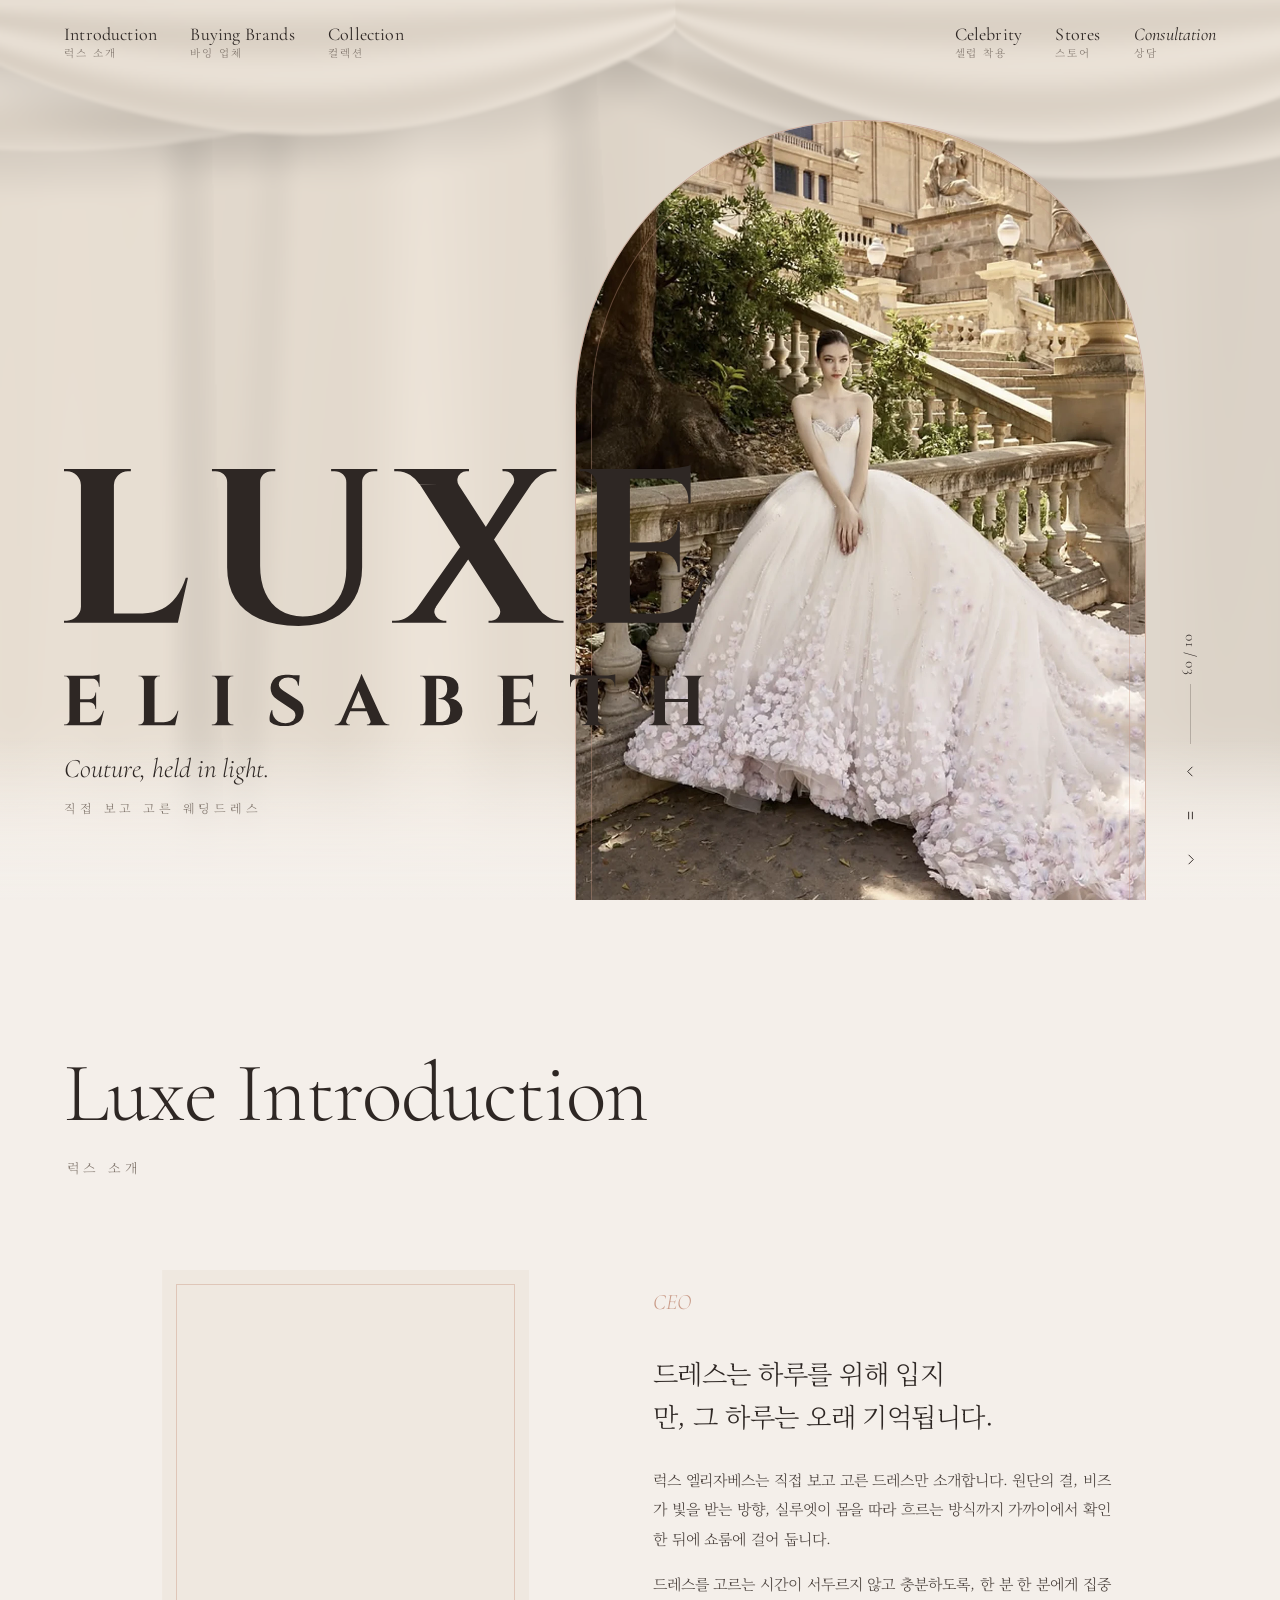
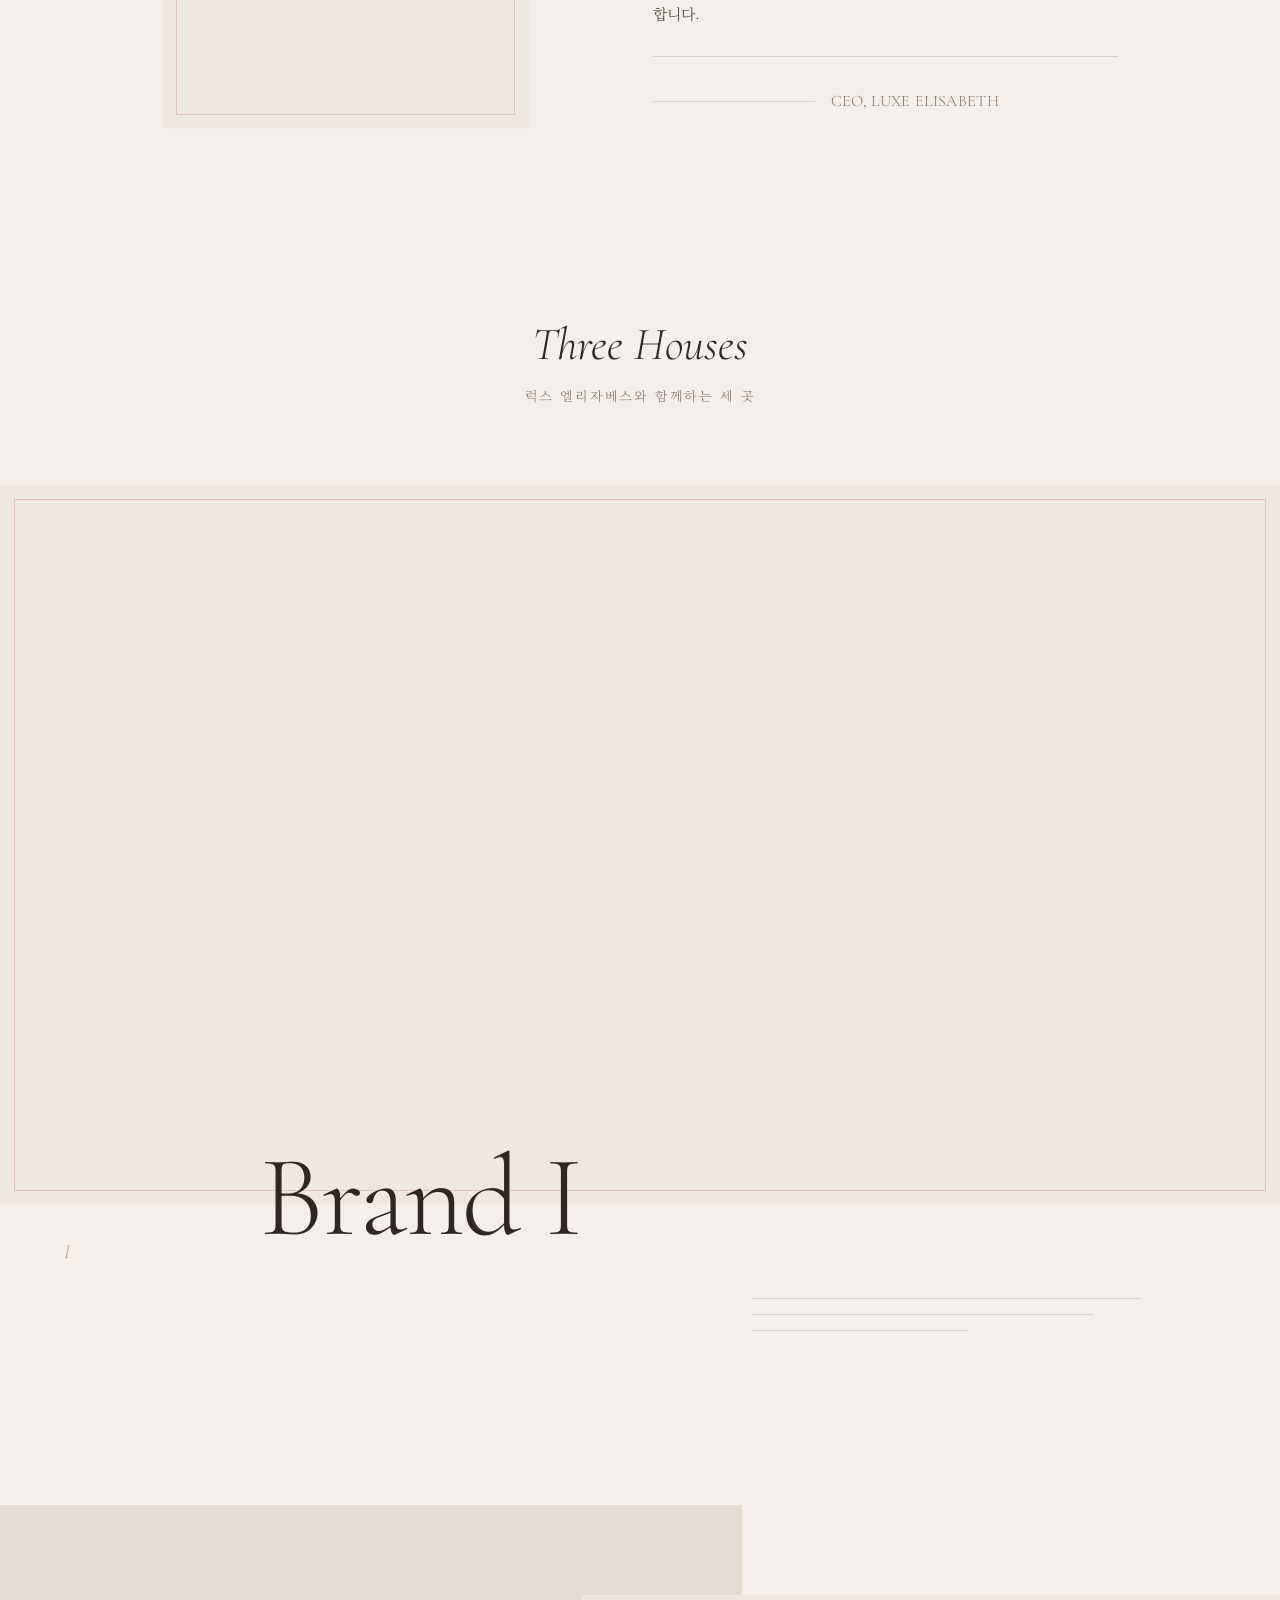
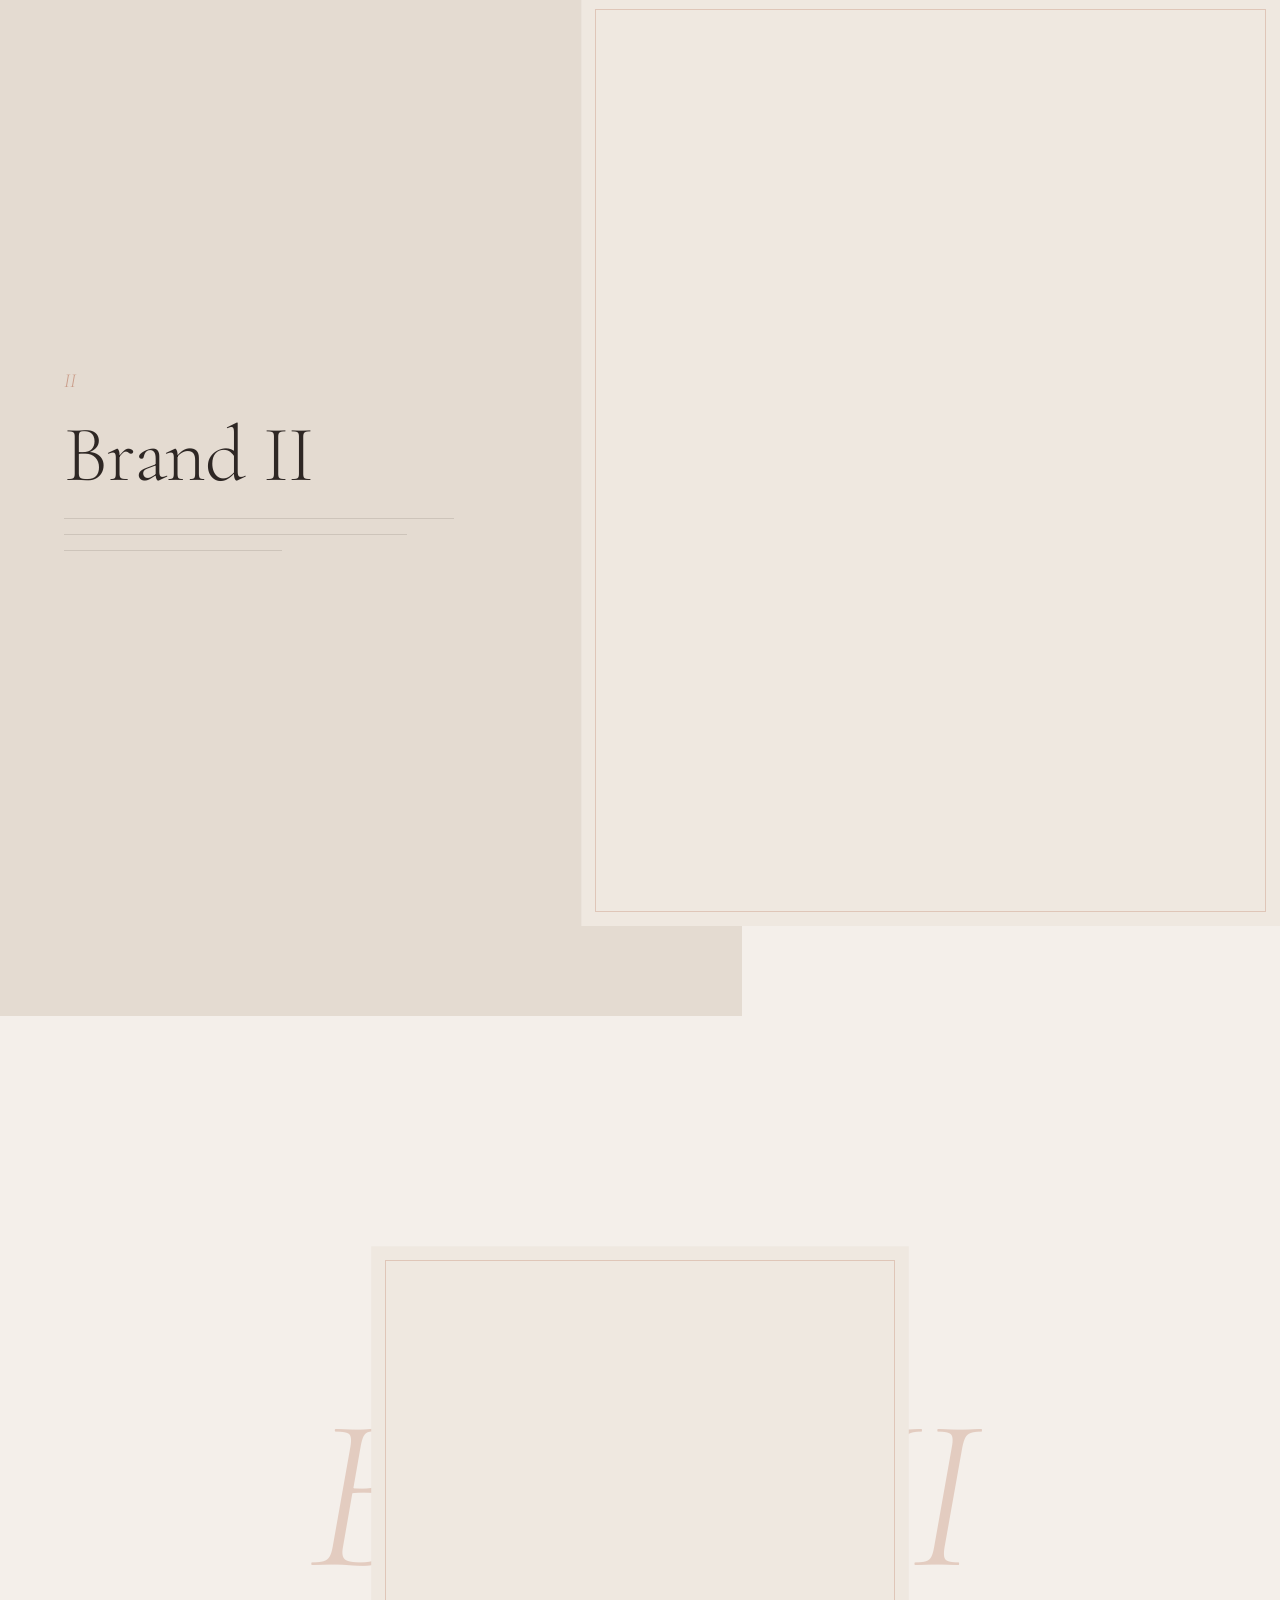
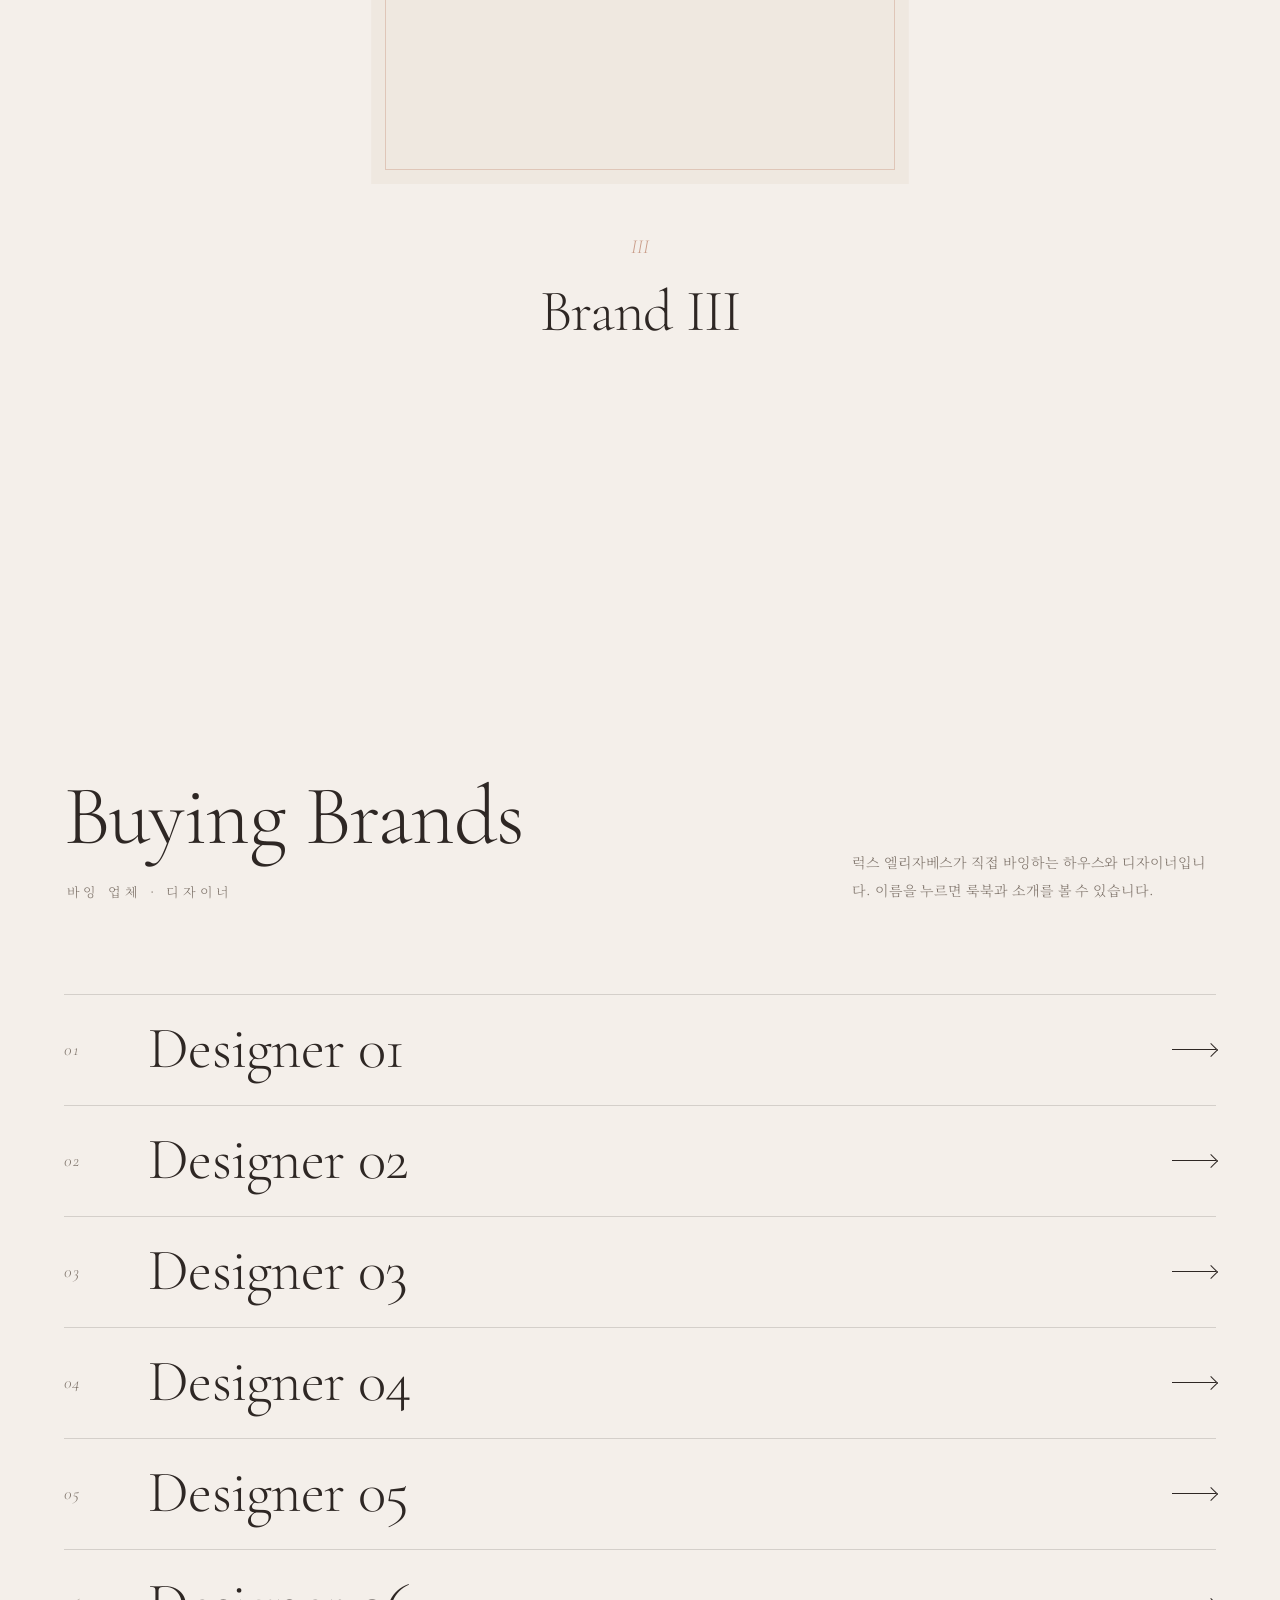
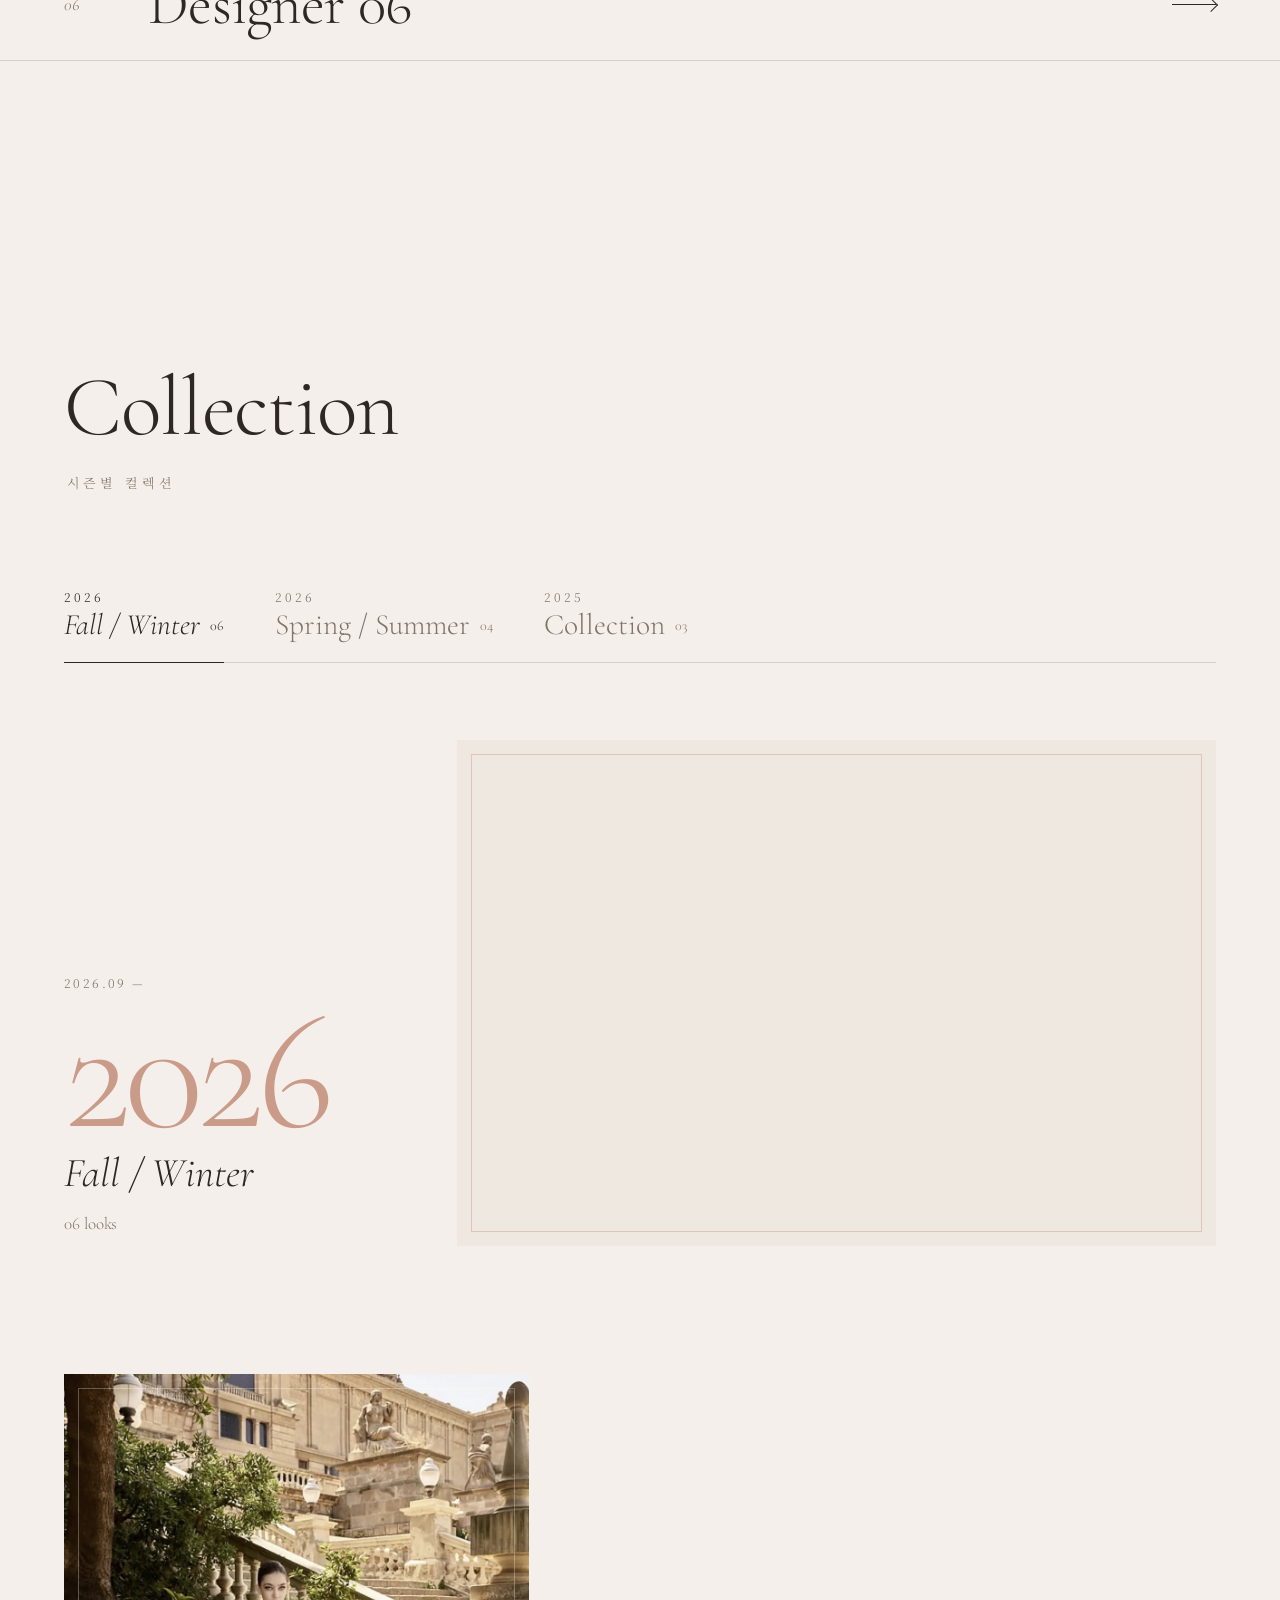
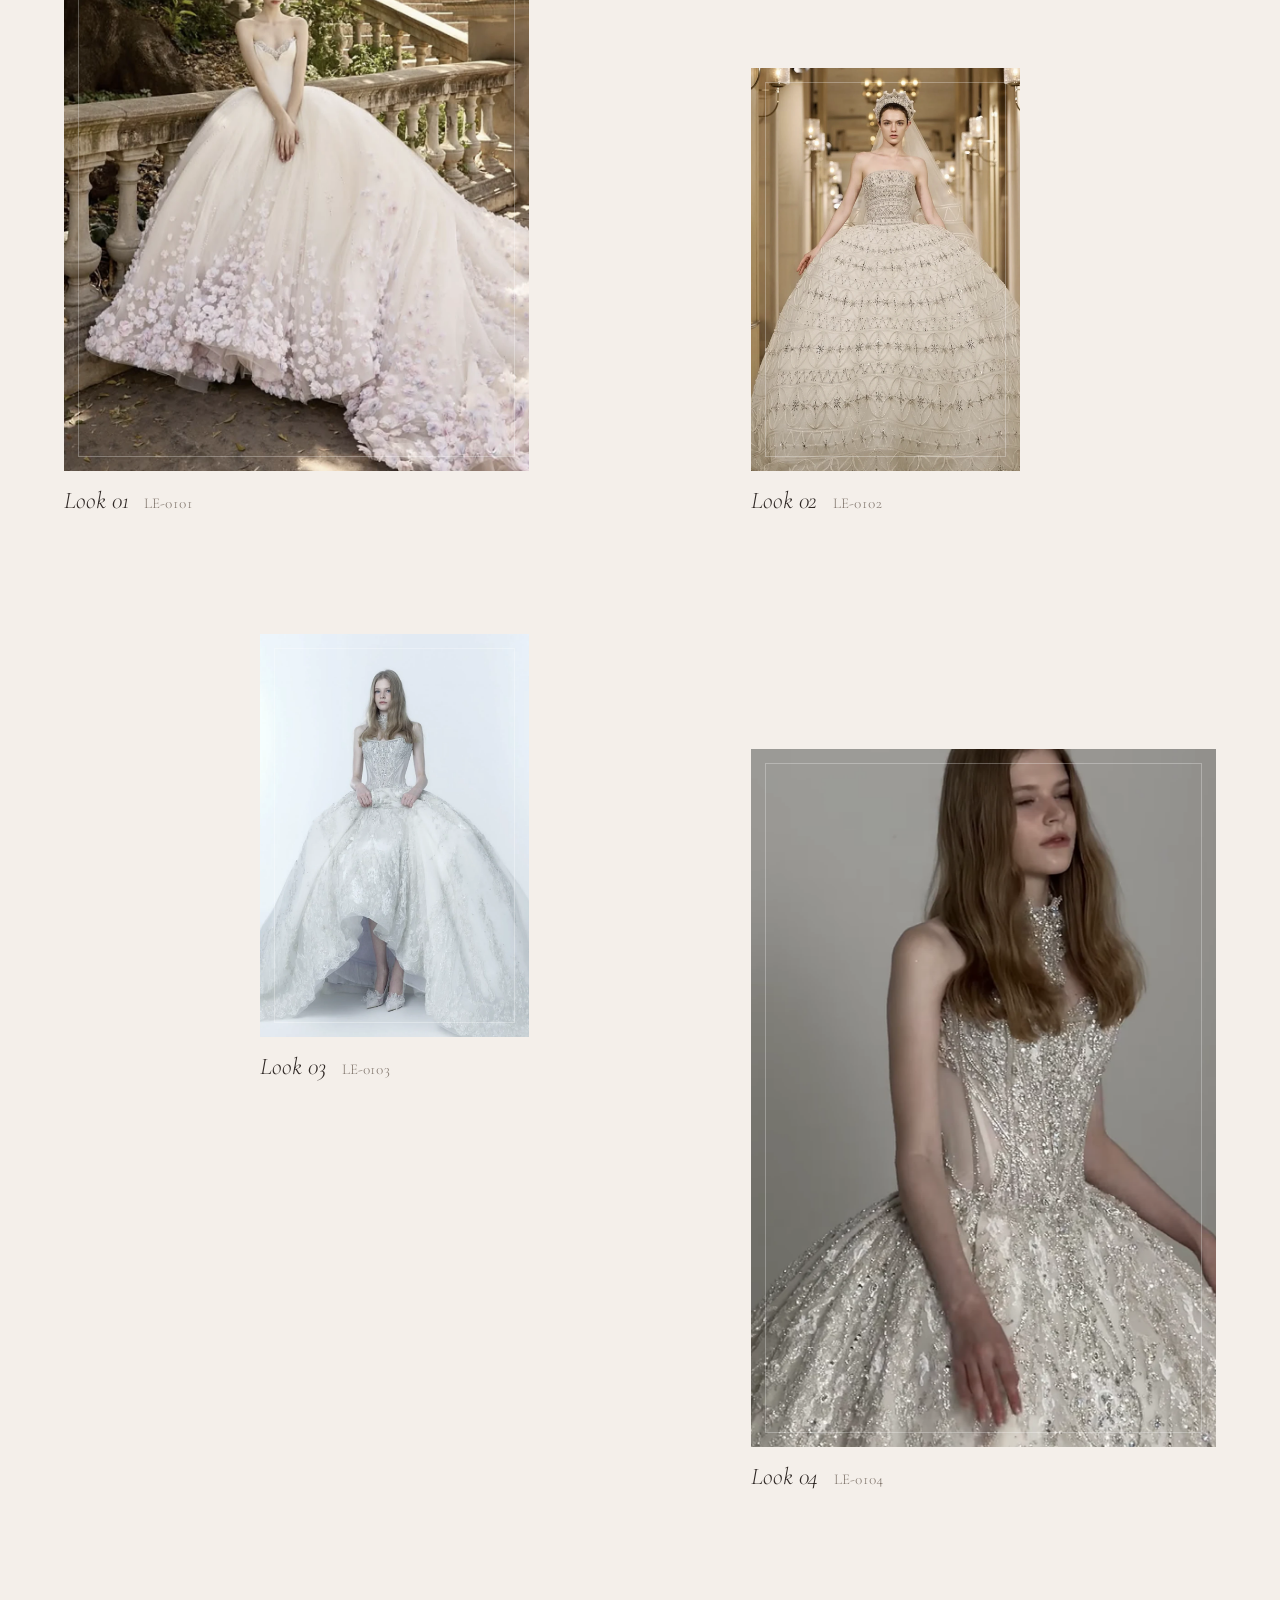
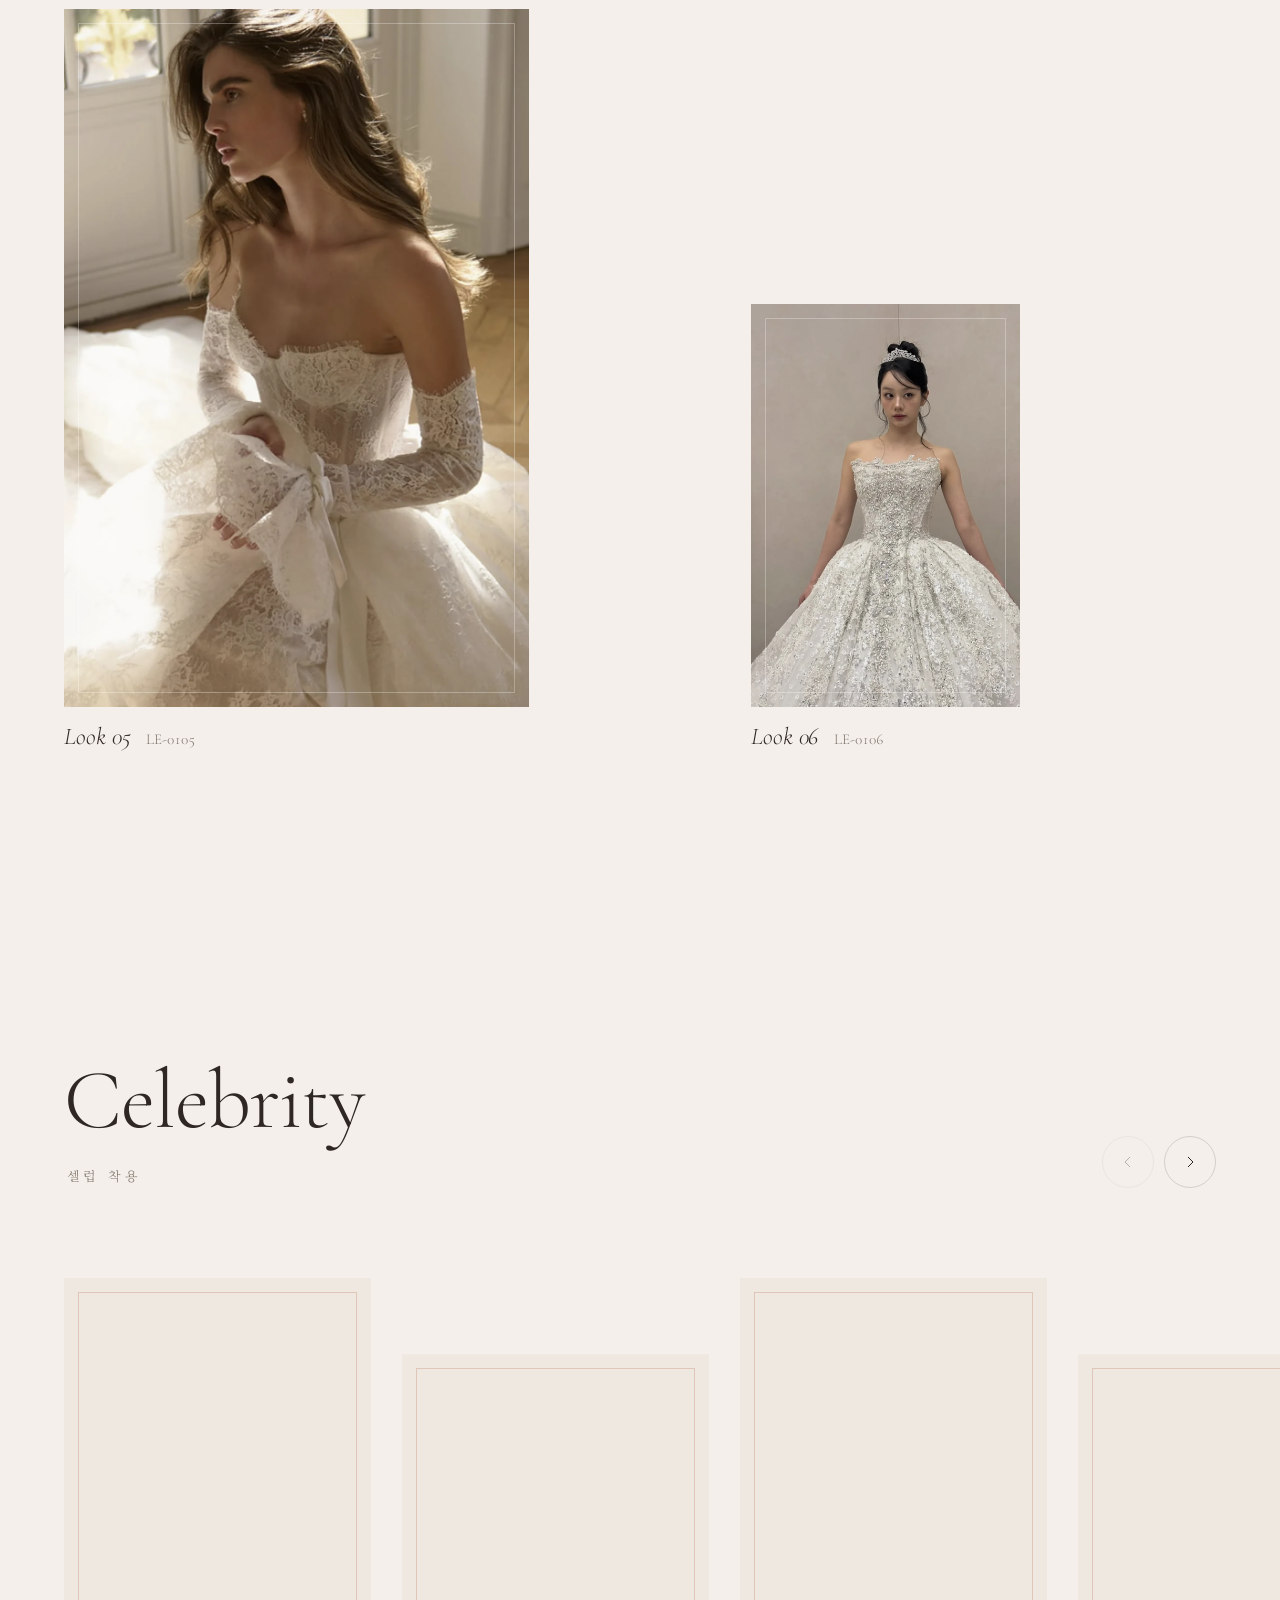
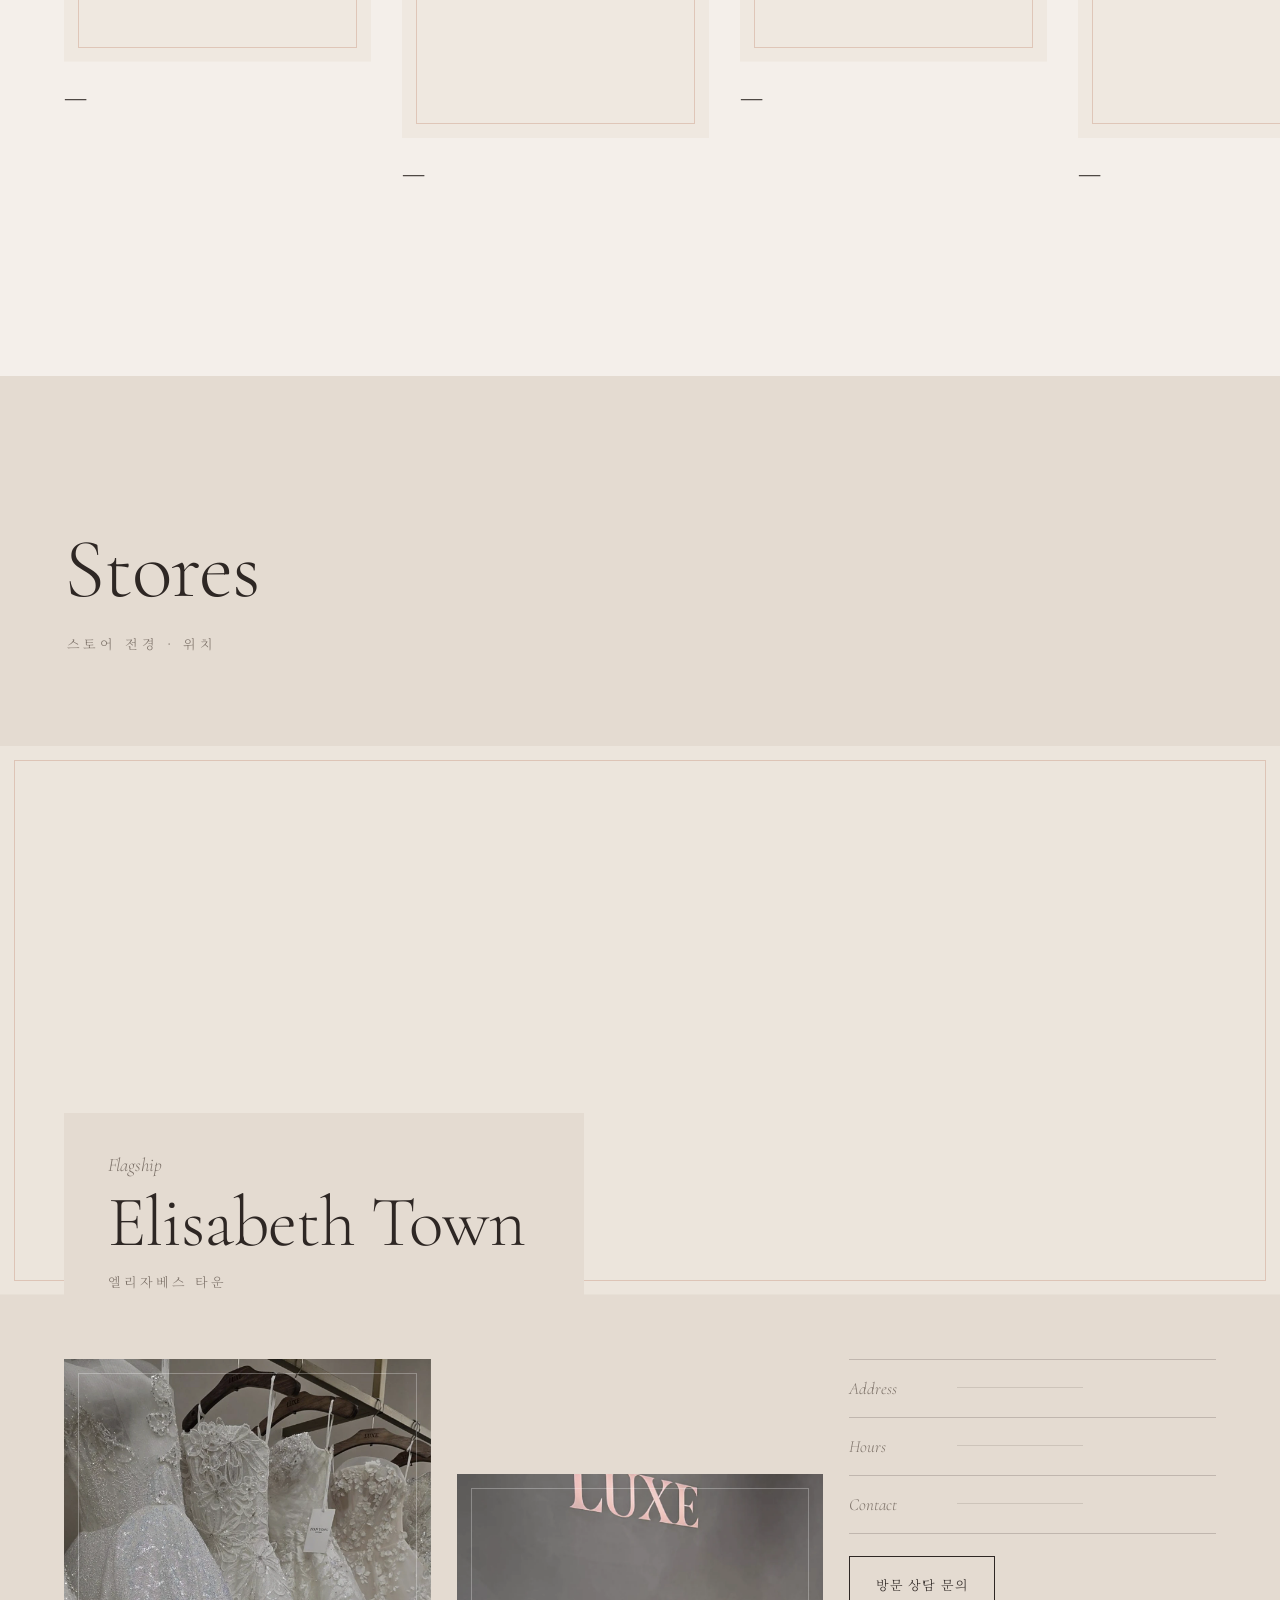
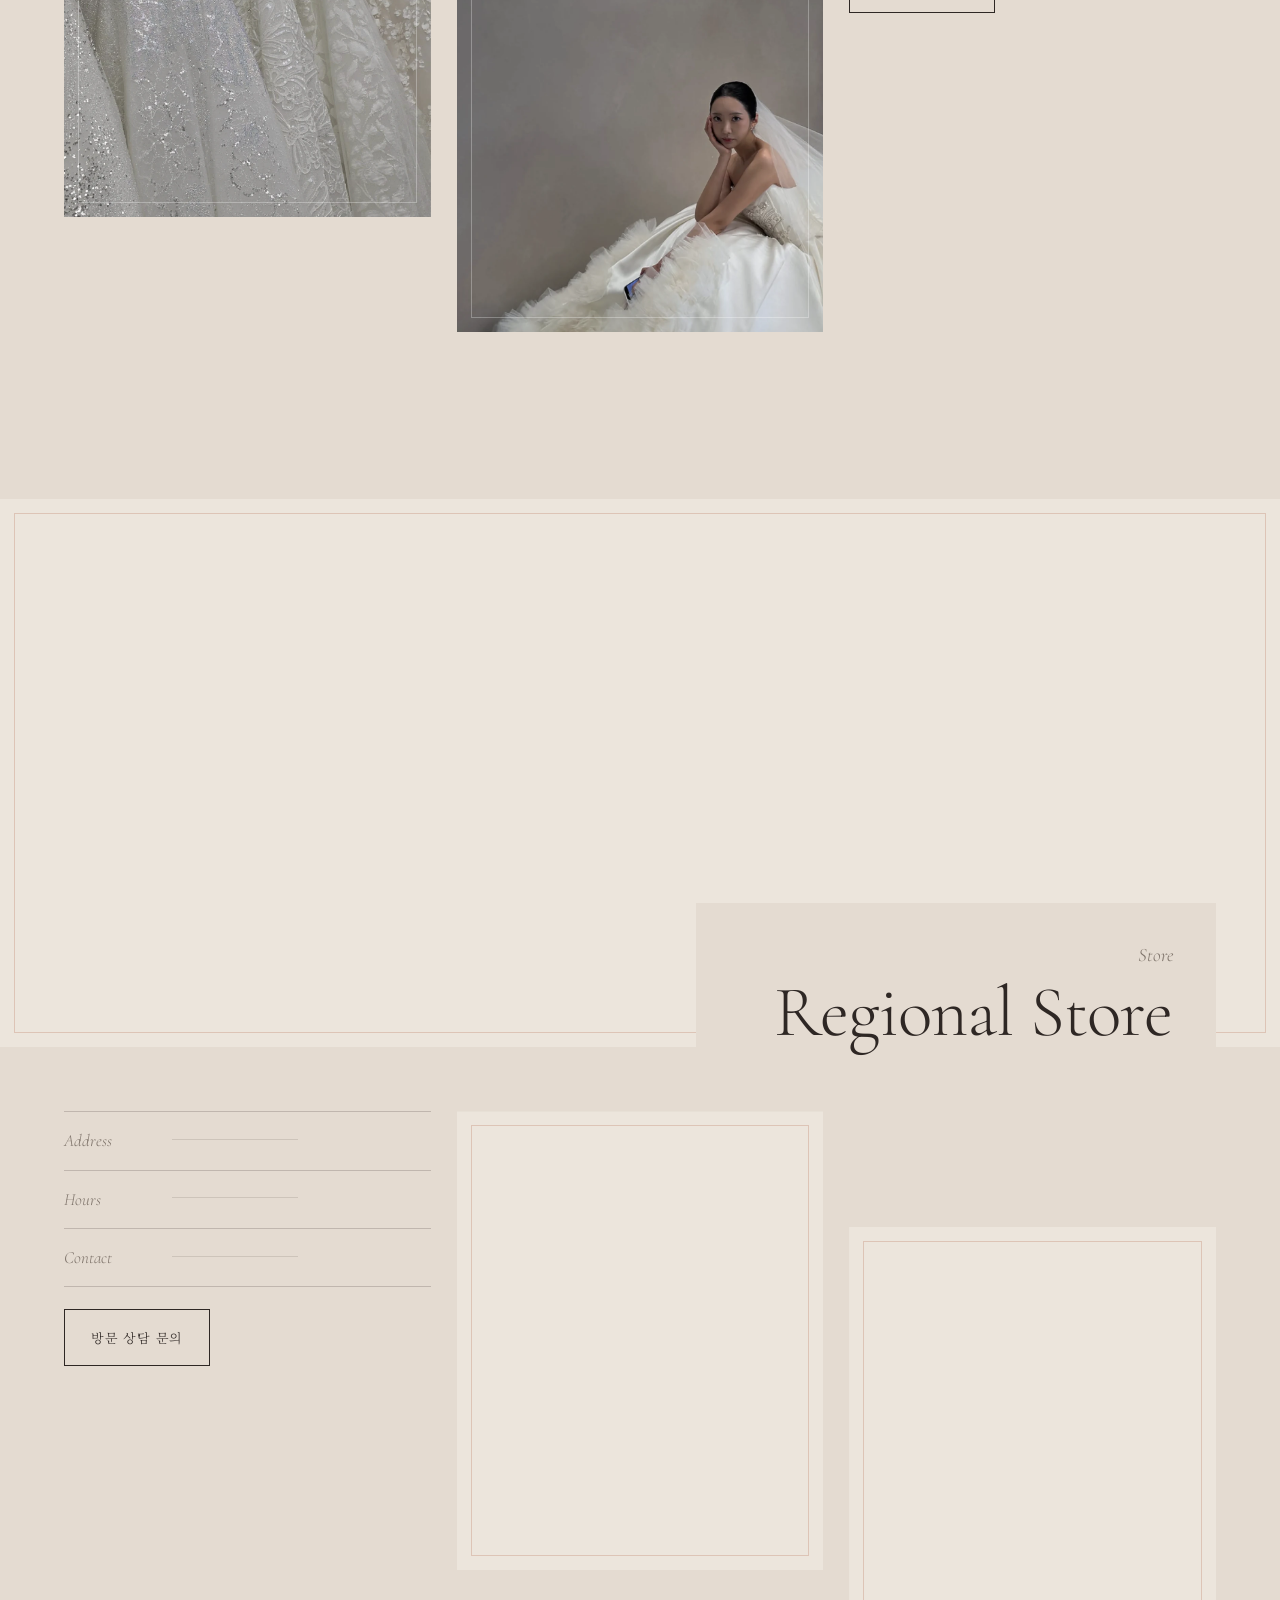
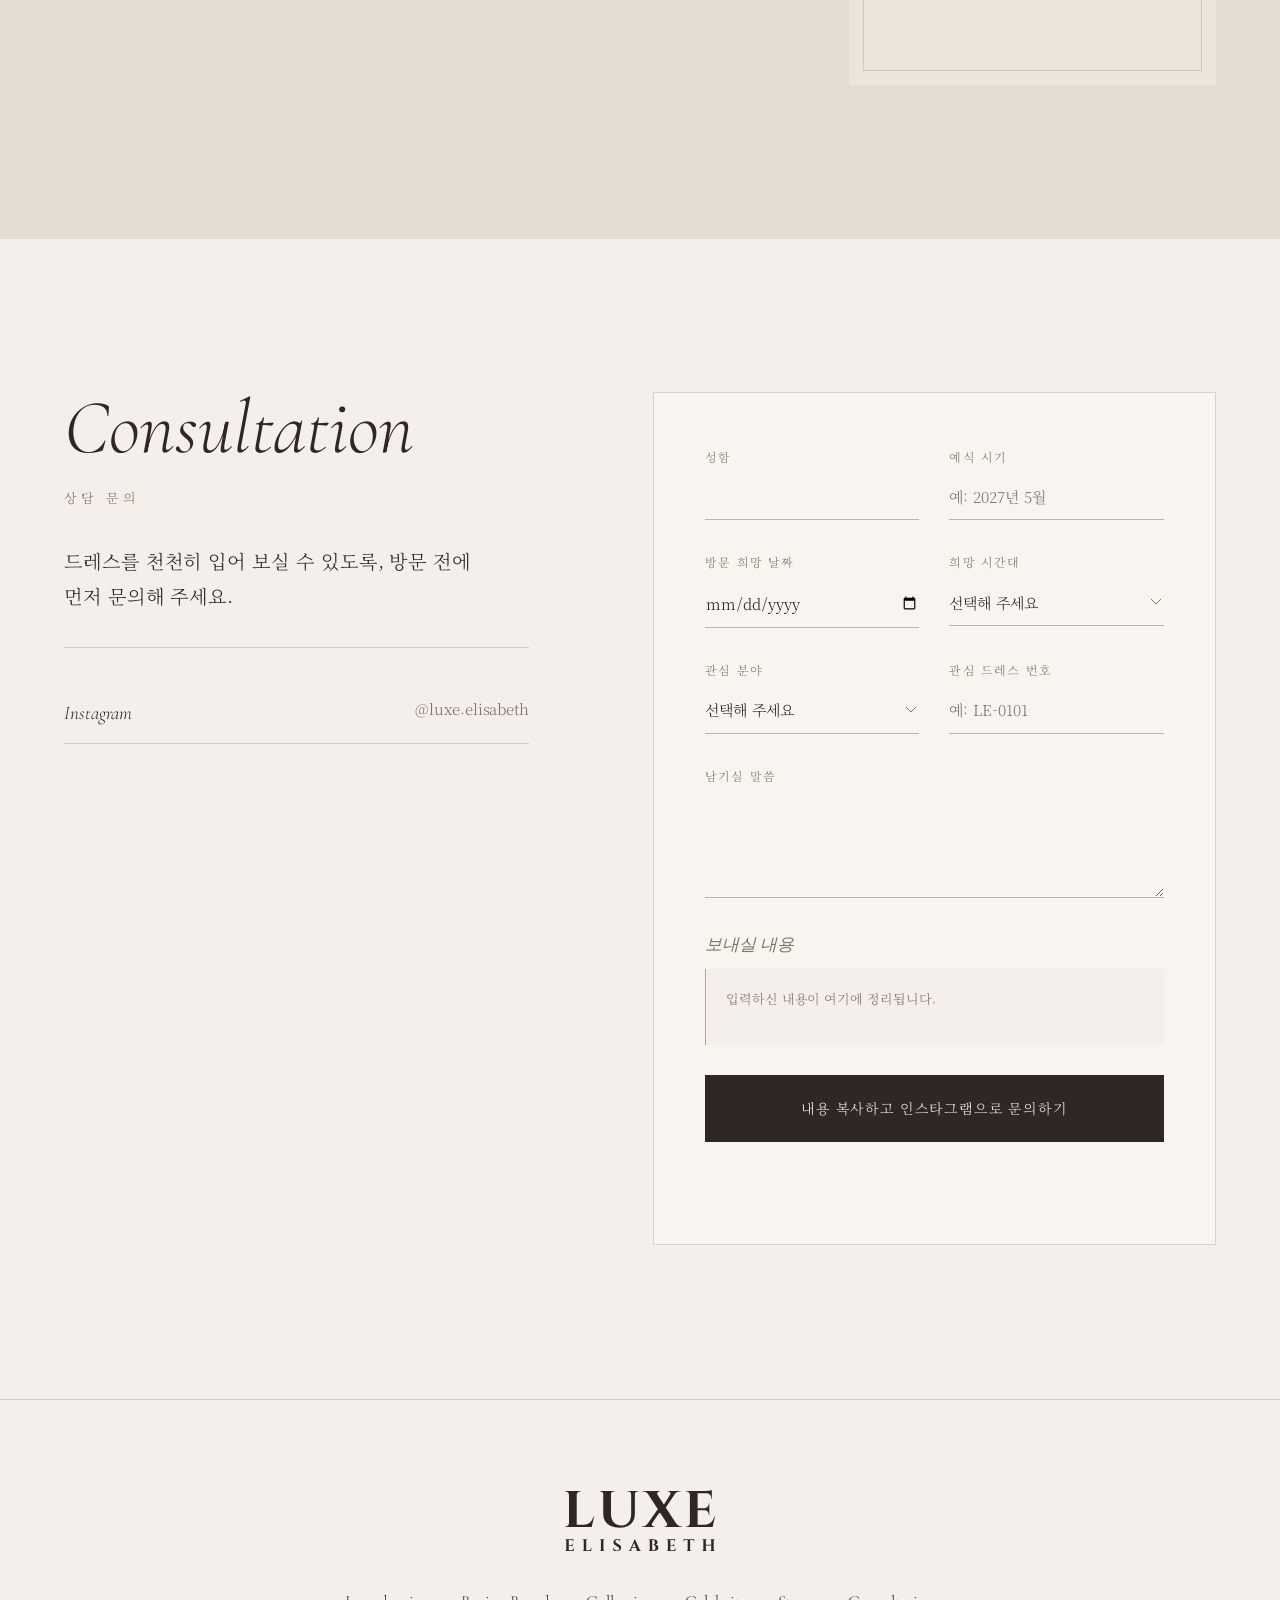
<file: concept-a.html>
<!doctype html>
<html lang="ko">
<head>
<meta charset="utf-8">
<meta name="viewport" content="width=device-width, initial-scale=1, viewport-fit=cover">
<title>LUXE ELISABETH — Concept A</title>
<meta name="description" content="LUXE ELISABETH — 직접 보고 고른 웨딩드레스. 럭스 소개, 바잉 브랜드, 시즌 컬렉션, 셀럽 착용, 스토어, 상담.">
<meta name="robots" content="noindex">
<link rel="preconnect" href="https://fonts.googleapis.com">
<link rel="preconnect" href="https://fonts.gstatic.com" crossorigin>
<link rel="stylesheet" href="https://fonts.googleapis.com/css2?family=Cormorant+Garamond:ital,wght@0,300;0,400;0,500;1,300;1,400&family=Noto+Serif+KR:wght@300;400;500&display=swap">
<link rel="stylesheet" href="css/concept-a.css?v=1">
</head>
<body class="ca">
<a class="skip" href="#introduction">본문 바로가기</a>

<!-- ───────── 상단 메뉴: 좌우 3개씩, 가운데 로고 ───────── -->
<header class="nav" id="nav">
  <nav class="nav-l" aria-label="주요 메뉴 1">
    <a href="#introduction"><span class="en">Introduction</span><span class="ko">럭스 소개</span></a>
    <a href="#buying"><span class="en">Buying Brands</span><span class="ko">바잉 업체</span></a>
    <a href="#collection"><span class="en">Collection</span><span class="ko">컬렉션</span></a>
  </nav>
  <a class="nav-logo" href="#top" aria-label="LUXE ELISABETH 처음으로"><span data-logo="stack">LUXE ELISABETH</span></a>
  <nav class="nav-r" aria-label="주요 메뉴 2">
    <a href="#celebrity"><span class="en">Celebrity</span><span class="ko">셀럽 착용</span></a>
    <a href="#stores"><span class="en">Stores</span><span class="ko">스토어</span></a>
    <a href="#consultation" class="nav-cta"><span class="en">Consultation</span><span class="ko">상담</span></a>
  </nav>
  <button class="menu-btn" id="menuBtn" type="button" aria-label="메뉴 열기" aria-expanded="false" aria-controls="sheet"><span></span><span></span></button>
</header>

<!-- 모바일 메뉴 -->
<div class="sheet" id="sheet" aria-hidden="true">
  <nav aria-label="전체 메뉴">
    <a href="#introduction"><span class="en">Introduction</span><span class="ko">럭스 소개 · CEO · 3개 업체</span></a>
    <a href="#buying"><span class="en">Buying Brands</span><span class="ko">바잉 업체·디자이너</span></a>
    <a href="#collection"><span class="en">Collection</span><span class="ko">시즌별 컬렉션</span></a>
    <a href="#celebrity"><span class="en">Celebrity</span><span class="ko">셀럽 착용</span></a>
    <a href="#stores"><span class="en">Stores</span><span class="ko">스토어 전경·위치</span></a>
    <a href="#consultation"><span class="en">Consultation</span><span class="ko">상담 문의</span></a>
  </nav>
  <a class="sheet-ig" href="https://www.instagram.com/luxe.elisabeth/" target="_blank" rel="noopener">Instagram @luxe.elisabeth</a>
</div>

<!-- 오른쪽 세로 목차(데스크톱): 지금 보고 있는 섹션 -->
<nav class="rail" aria-label="섹션 위치">
  <a href="#introduction"><i></i><span>Introduction</span></a>
  <a href="#buying"><i></i><span>Buying Brands</span></a>
  <a href="#collection"><i></i><span>Collection</span></a>
  <a href="#celebrity"><i></i><span>Celebrity</span></a>
  <a href="#stores"><i></i><span>Stores</span></a>
  <a href="#consultation"><i></i><span>Consultation</span></a>
</nav>

<main id="top">

  <!-- ═════════ 첫 화면 ═════════
       뒤: 움직이는 원단(WebGL) / 가운데: 아치 창(사진 자리 — 비어 있으면 원단이 비쳐 보임) / 앞: 대형 로고 -->
  <section class="hero" aria-label="LUXE ELISABETH">
    <div class="hero-fabric-fallback" aria-hidden="true"></div>
    <canvas class="hero-fabric" id="fabricA" aria-hidden="true"></canvas>

    <div class="arch-wrap ld ld1">
      <!-- IMAGE SLOT: HERO MAIN DRESS — 세로 3:4, 아치 모양으로 잘림(위쪽 반원). data/site-data.js 의 hero 에서 교체 -->
      <div class="arch" id="heroStage" aria-roledescription="carousel" aria-label="대표 드레스"></div>
      <span class="arch-line" aria-hidden="true"></span>
    </div>

    <div class="hero-copy">
      <h1 class="hero-logo ld ld2"><span data-logo="stack">LUXE ELISABETH</span></h1>
      <p class="hero-line ld ld3">Couture, held in light.</p>
      <p class="hero-ko ld ld3">직접 보고 고른 웨딩드레스</p>
    </div>

    <div class="hero-ctrl ld ld4" id="heroCtrl" hidden>
      <span class="count" id="heroCount">01 / 01</span>
      <span class="bar" aria-hidden="true"><i id="heroBar"></i></span>
      <button type="button" id="heroPrev" aria-label="이전 사진"><svg viewBox="0 0 16 16"><path d="M10 3 5 8l5 5"/></svg></button>
      <button type="button" id="heroPause" aria-label="자동 넘김 멈춤" aria-pressed="false"><svg viewBox="0 0 16 16"><path class="p1" d="M6 4v8M10 4v8"/><path class="p2" d="M5 3.5v9l7-4.5z"/></svg></button>
      <button type="button" id="heroNext" aria-label="다음 사진"><svg viewBox="0 0 16 16"><path d="m6 3 5 5-5 5"/></svg></button>
    </div>

    <a class="scroll-cue ld ld4" href="#introduction" aria-label="아래로 이동"><span>Scroll</span><i aria-hidden="true"></i></a>
  </section>

  <!-- ═════════ 01 럭스 소개 ═════════ -->
  <section class="sec intro" id="introduction" data-nav aria-labelledby="introTitle">
    <header class="sec-head wrap">
      <h2 id="introTitle" class="rv"><span class="en">Luxe Introduction</span><span class="ko">럭스 소개</span></h2>
    </header>

    <!-- CEO -->
    <div class="ceo wrap" id="ceo">
      <!-- IMAGE SLOT: CEO PORTRAIT — 세로 4:5 (data/site-data.js ceo.portrait) -->
      <div class="ceo-photo rv" id="ceoPhoto"></div>
      <div class="ceo-text">
        <p class="ceo-role rv">CEO</p>
        <blockquote class="ceo-quote rv" id="ceoQuote"></blockquote>
        <div class="ceo-msg rv" id="ceoMsg"></div>
        <p class="ceo-sign rv" id="ceoSign"></p>
      </div>
    </div>

    <!-- 3개 업체: 업체마다 다른 편집(와이드 / 세로 대형 / 정사각 중앙) -->
    <div class="houses" id="brands">
      <header class="houses-head wrap rv">
        <h3><span class="en">Three Houses</span><span class="ko">럭스 엘리자베스와 함께하는 세 곳</span></h3>
      </header>
      <div id="brandList"></div>
    </div>
  </section>

  <!-- ═════════ 02 바잉 업체 ═════════ -->
  <section class="sec buying" id="buying" data-nav aria-labelledby="buyTitle">
    <header class="sec-head wrap">
      <h2 id="buyTitle" class="rv"><span class="en">Buying Brands</span><span class="ko">바잉 업체 · 디자이너</span></h2>
      <p class="sec-note rv">럭스 엘리자베스가 직접 바잉하는 하우스와 디자이너입니다. 이름을 누르면 룩북과 소개를 볼 수 있습니다.</p>
    </header>
    <ol class="dir wrap" id="buyList"></ol>
    <!-- 마우스를 올린 업체의 대표 사진(데스크톱) -->
    <div class="dir-peek" id="dirPeek" aria-hidden="true"></div>
  </section>

  <!-- ═════════ 03 컬렉션 ═════════ -->
  <section class="sec collection" id="collection" data-nav aria-labelledby="colTitle">
    <header class="sec-head wrap">
      <h2 id="colTitle" class="rv"><span class="en">Collection</span><span class="ko">시즌별 컬렉션</span></h2>
    </header>
    <div class="wrap">
      <div class="tabs rv" role="tablist" aria-label="시즌" id="tabs"></div>
      <div class="season" id="seasonPanel" role="tabpanel" data-look-scope></div>
    </div>
  </section>

  <!-- ═════════ 04 셀럽 착용 ═════════ -->
  <section class="sec celeb" id="celebrity" data-nav aria-labelledby="celebTitle">
    <header class="sec-head wrap">
      <h2 id="celebTitle" class="rv"><span class="en">Celebrity</span><span class="ko">셀럽 착용</span></h2>
      <div class="strip-ctrl rv">
        <button type="button" id="celebPrev" aria-label="이전"><svg viewBox="0 0 16 16"><path d="M10 3 5 8l5 5"/></svg></button>
        <button type="button" id="celebNext" aria-label="다음"><svg viewBox="0 0 16 16"><path d="m6 3 5 5-5 5"/></svg></button>
      </div>
    </header>
    <div class="strip" id="celebStrip" tabindex="0" aria-label="셀럽 착용 사례 목록 (좌우로 넘겨 보기)"></div>
  </section>

  <!-- ═════════ 05 스토어 ═════════ -->
  <section class="sec stores" id="stores" data-nav aria-labelledby="storeTitle">
    <header class="sec-head wrap">
      <h2 id="storeTitle" class="rv"><span class="en">Stores</span><span class="ko">스토어 전경 · 위치</span></h2>
    </header>
    <div id="storeList"></div>
  </section>

  <!-- ═════════ 06 상담 ═════════ -->
  <section class="sec consult" id="consultation" data-nav aria-labelledby="conTitle">
    <div class="wrap consult-grid">
      <div class="consult-intro">
        <h2 id="conTitle" class="rv"><span class="en">Consultation</span><span class="ko">상담 문의</span></h2>
        <p class="consult-lead rv" id="consultLead"></p>
        <ol class="steps rv" id="consultSteps"></ol>
        <div class="ways rv" id="consultWays"></div>
      </div>
      <form class="consult-form rv" id="consultForm" novalidate>
        <div class="row two">
          <label><span>성함</span><input name="name" autocomplete="name"></label>
          <label><span>예식 시기</span><input name="wedding" placeholder="예: 2027년 5월"></label>
        </div>
        <div class="row two">
          <label><span>방문 희망 날짜</span><input type="date" name="date" id="cfDate"></label>
          <label><span>희망 시간대</span>
            <select name="time"><option value="">선택해 주세요</option><option>오전</option><option>오후</option><option>저녁</option></select>
          </label>
        </div>
        <div class="row two">
          <label><span>관심 분야</span><select name="interest" id="cfInterest"></select></label>
          <label><span>관심 드레스 번호</span><input name="look" id="cfLook" placeholder="예: LE-0101"></label>
        </div>
        <label class="row"><span>남기실 말씀</span><textarea name="message" rows="3"></textarea></label>
        <div class="preview-wrap">
          <span class="pv-label">보내실 내용</span>
          <pre class="preview" id="consultPreview" aria-live="polite"></pre>
        </div>
        <button type="submit" class="submit">내용 복사하고 인스타그램으로 문의하기</button>
        <p class="status" id="consultStatus" role="status"></p>
      </form>
    </div>
  </section>
</main>

<footer class="foot">
  <div class="wrap foot-grid">
    <span class="foot-logo" data-logo="stack">LUXE ELISABETH</span>
    <nav class="foot-links" aria-label="하단 메뉴">
      <a href="#introduction">Introduction</a><a href="#buying">Buying Brands</a><a href="#collection">Collection</a>
      <a href="#celebrity">Celebrity</a><a href="#stores">Stores</a><a href="#consultation">Consultation</a>
    </nav>
    <p class="foot-meta"><a href="https://www.instagram.com/luxe.elisabeth/" target="_blank" rel="noopener">Instagram @luxe.elisabeth</a><span>© LUXE ELISABETH</span></p>
  </div>
</footer>

<!-- 떠 있는 상담 버튼 -->
<a class="float-cta" id="floatCta" href="#consultation"><span class="en">Consultation</span><span class="ko">상담 문의</span></a>

<!-- 바잉 업체 상세(오른쪽에서 열림) -->
<aside class="drawer" id="drawer" aria-hidden="true" aria-labelledby="drName" role="dialog" aria-modal="true">
  <div class="drawer-backdrop" data-close></div>
  <div class="drawer-panel">
    <button type="button" class="drawer-close" data-close aria-label="닫기">Close</button>
    <div class="drawer-body" id="drawerBody"></div>
  </div>
</aside>

<!-- 드레스 상세 보기 -->
<div class="lb" id="lb" role="dialog" aria-modal="true" aria-label="드레스 자세히 보기" aria-hidden="true">
  <div class="lb-view" id="lbView"></div>
  <div class="lb-side">
    <div class="lb-top"><span class="lb-id" id="lbId"></span><span class="lb-count" id="lbCount"></span><button type="button" class="lb-txt" id="lbClose">Close</button></div>
    <div>
      <p class="lb-name" id="lbName"></p>
      <p class="lb-meta" id="lbMeta"></p>
    </div>
    <div class="lb-thumbs" id="lbThumbs"></div>
    <a class="lb-ask" id="lbAsk" href="#consultation">이 드레스로 상담 문의하기</a>
    <div class="lb-nav"><button type="button" class="lb-txt" id="lbPrev">Prev</button><button type="button" class="lb-txt" id="lbNext">Next</button></div>
  </div>
</div>

<script src="js/logo.js?v=1"></script>
<script src="data/site-data.js?v=1"></script>
<script src="js/fabric.js?v=4"></script>
<script src="js/concept-shared.js?v=1"></script>
<script src="js/concept-a.js?v=1"></script>
</body>
</html>
</file>
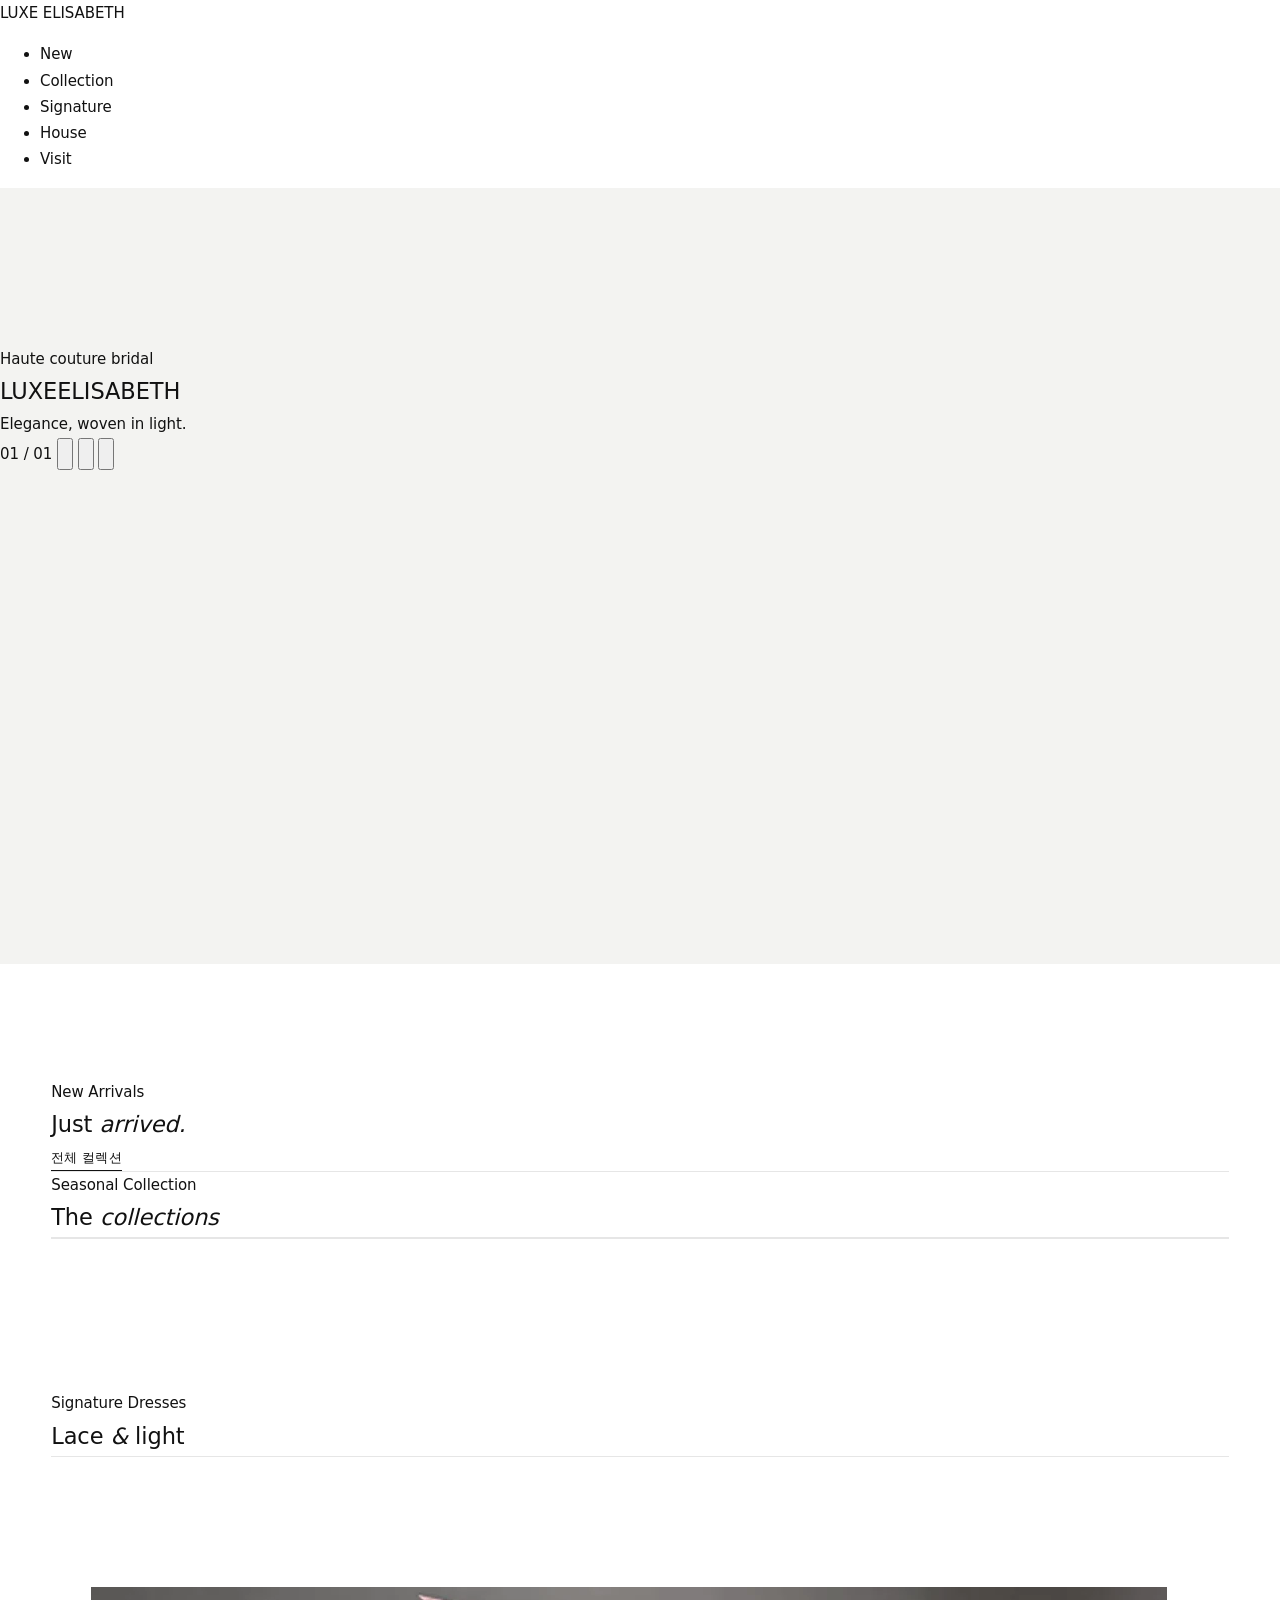
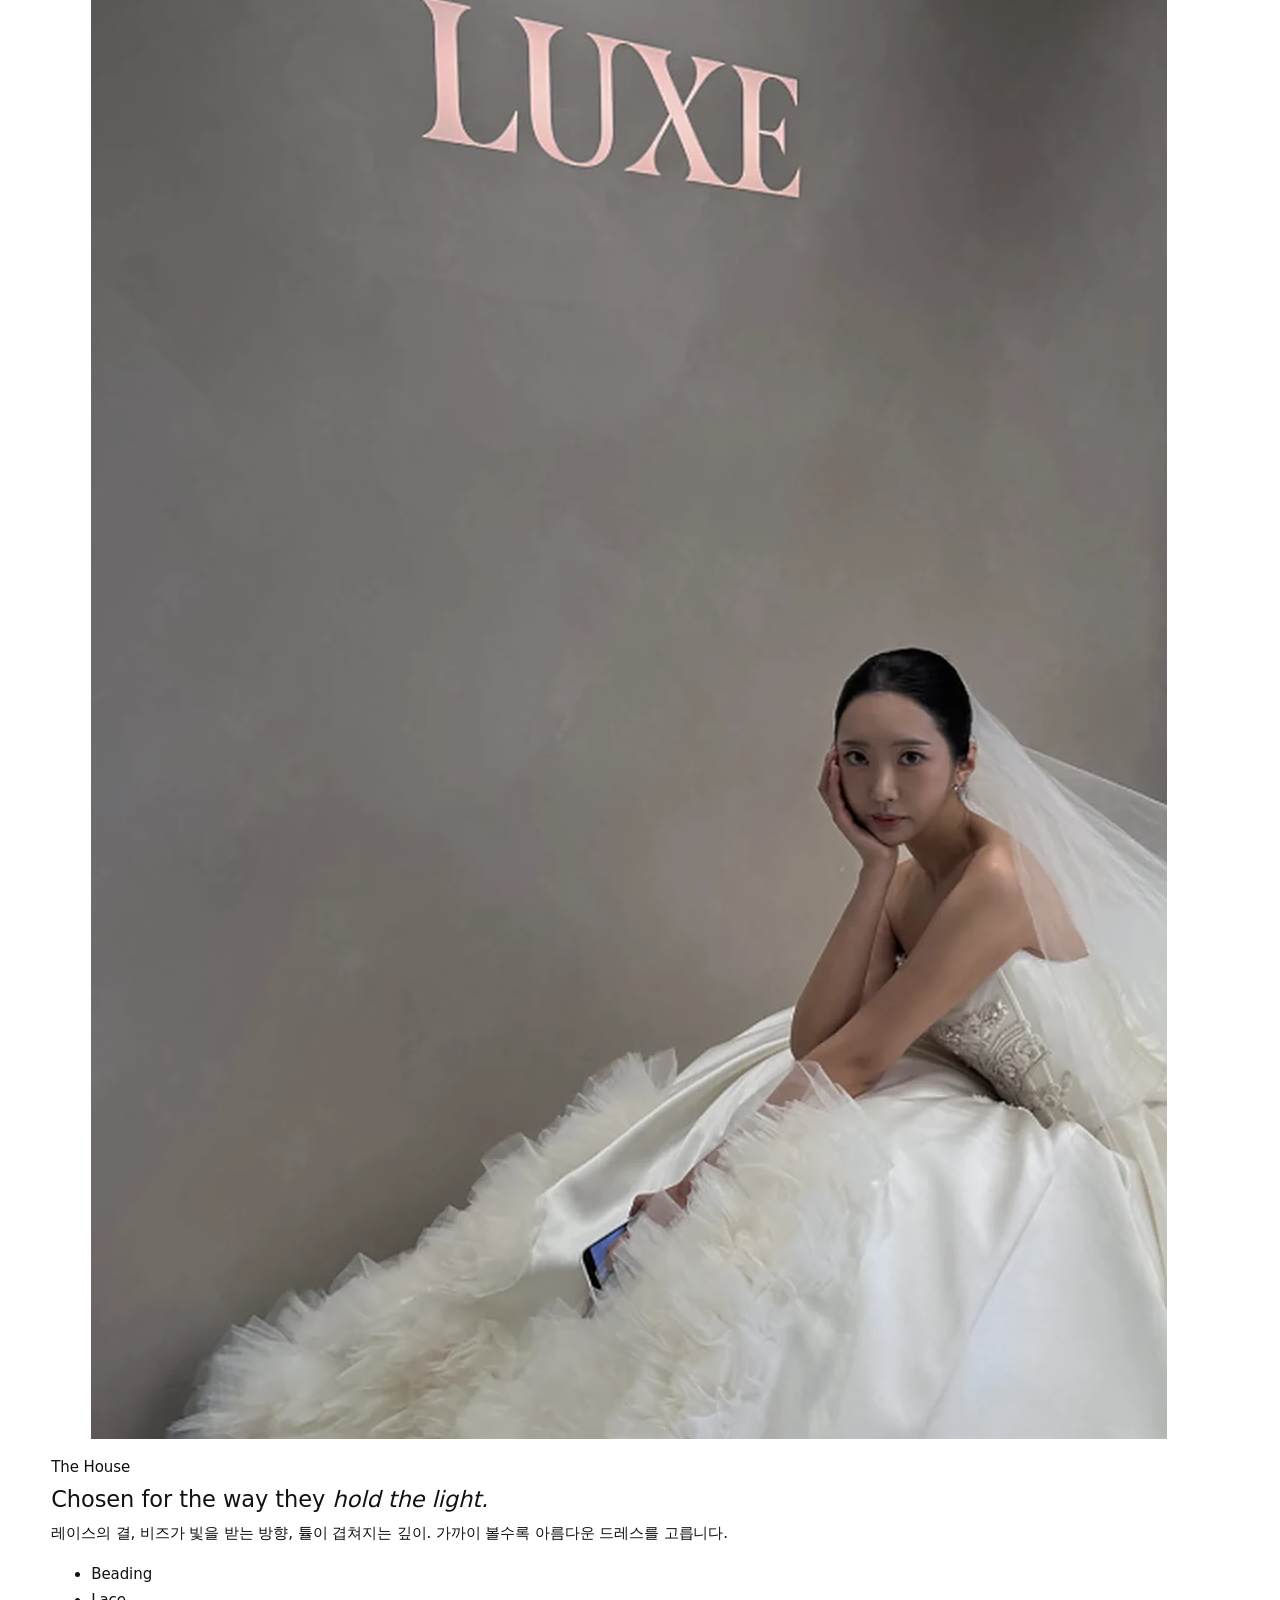
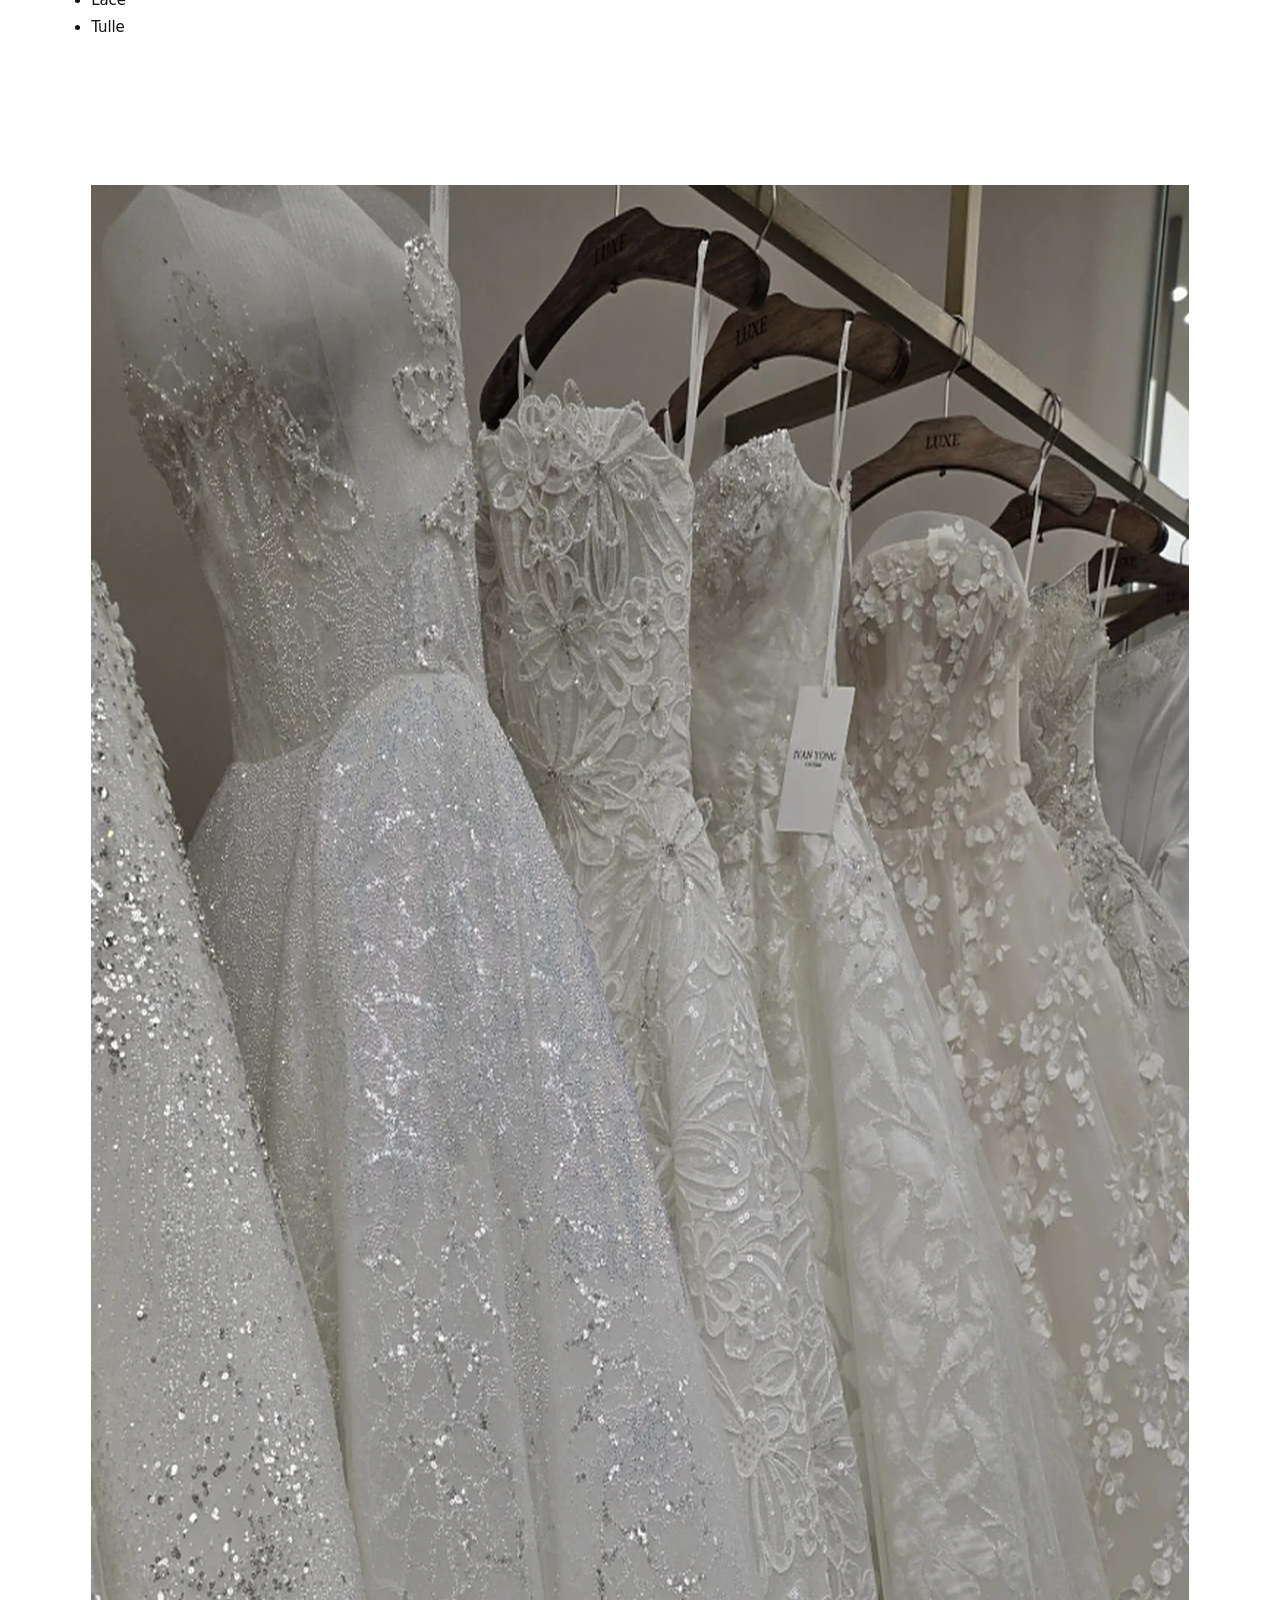
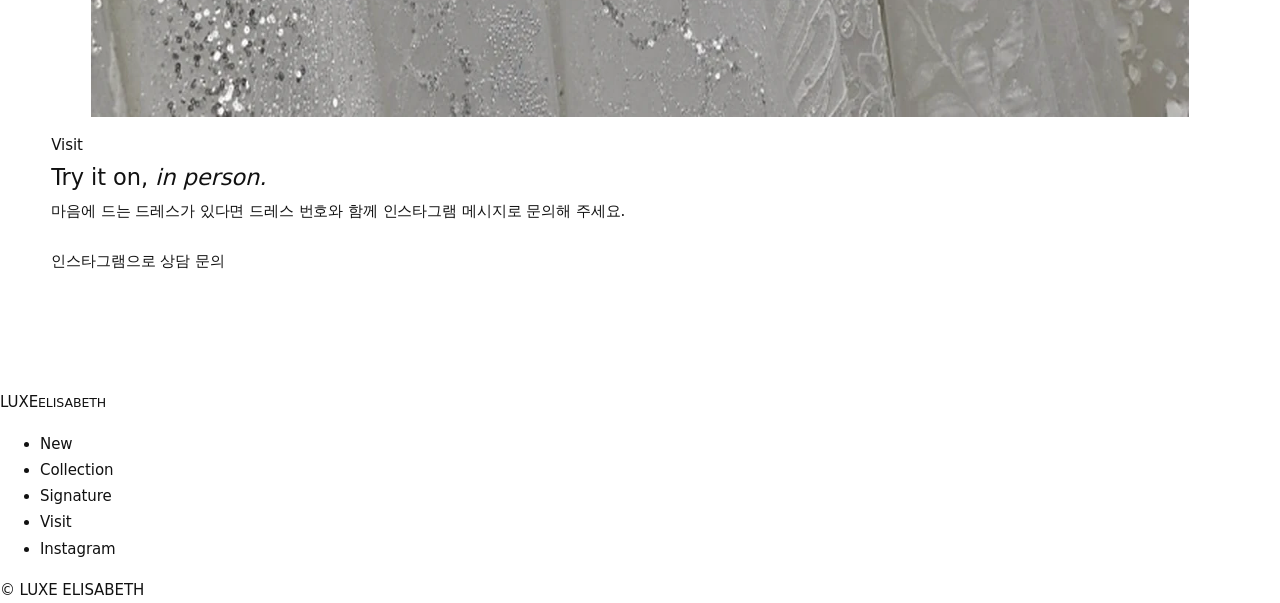
<file: legacy-index.html>
<!doctype html>
<html lang="ko">
<head>
<meta charset="utf-8">
<meta name="viewport" content="width=device-width, initial-scale=1, viewport-fit=cover">
<title>LUXE ELISABETH</title>
<meta name="claude:viewport-fit-sides" content="cover">
<meta name="description" content="LUXE ELISABETH — 레이스와 비즈, 튤의 섬세함을 담은 웨딩드레스. 시즌별 신규 입고 드레스와 컬렉션.">
<link rel="preconnect" href="https://fonts.googleapis.com">
<link rel="preconnect" href="https://fonts.gstatic.com" crossorigin>
<link rel="stylesheet" href="https://fonts.googleapis.com/css2?family=Bodoni+Moda:ital,opsz,wght@0,6..96,400;0,6..96,500;1,6..96,400&family=Noto+Sans+KR:wght@300;400;500&display=swap">
<link rel="stylesheet" href="css/style.css?v=4">
</head>
<body>
<header class="nav" id="nav">
  <div class="wrap">
    <a class="mark" href="#top" aria-label="LUXE ELISABETH 처음으로">LUXE ELISABETH</a>
    <nav aria-label="주요 메뉴">
      <ul>
        <li><a href="#new">New</a></li>
        <li><a href="#collection">Collection</a></li>
        <li><a href="#signature">Signature</a></li>
        <li><a href="#house">House</a></li>
        <li><a href="#visit">Visit</a></li>
      </ul>
    </nav>
    <button class="menu-btn" id="menuBtn" type="button" aria-label="메뉴 열기" aria-expanded="false" aria-controls="sheet"><span></span><span></span></button>
  </div>
</header>
<div class="sheet" id="sheet" aria-hidden="true">
  <a href="#new">New Arrivals<small>신규 입고</small></a>
  <a href="#collection">Collection<small>시즌별 컬렉션</small></a>
  <a href="#signature">Signature<small>시그니처 드레스</small></a>
  <a href="#house">House<small>브랜드</small></a>
  <a href="#visit">Visit<small>방문 상담</small></a>
  <a class="ig" href="https://www.instagram.com/luxe.elisabeth/" target="_blank" rel="noopener">Instagram @luxe.elisabeth</a>
</div>

<main id="top">
  <!-- 01 첫 화면: 원단(뒤) → 드레스 패널 → 글자 -->
  <section class="hero" aria-label="LUXE ELISABETH">
    <div class="fabric-fallback" aria-hidden="true"></div>
    <canvas class="fabric" id="fabricHero" aria-hidden="true"></canvas>
    <div class="stage" id="stage" aria-roledescription="carousel" aria-label="대표 드레스"></div>
    <span class="cue load d4" aria-hidden="true">Haute couture bridal</span>
    <div class="hero-copy">
      <h1 class="wordmark load"><span class="w1">LUXE</span><span class="w2">ELISABETH</span></h1>
      <p class="tagline load d2">Elegance, woven in light.</p>
      <div class="ctrl load d3" id="ctrl">
        <span class="count" id="slCount">01 / 01</span>
        <span class="bar" aria-hidden="true"><i id="slBar"></i></span>
        <span class="btns">
          <button type="button" id="slPrev" aria-label="이전 드레스"><svg viewBox="0 0 16 16"><path d="M10 3 5 8l5 5"/></svg></button>
          <button type="button" id="slPause" aria-label="자동 넘김 멈춤" aria-pressed="false"><svg viewBox="0 0 16 16"><path id="slPauseIcon" d="M6 4v8M10 4v8"/></svg></button>
          <button type="button" id="slNext" aria-label="다음 드레스"><svg viewBox="0 0 16 16"><path d="m6 3 5 5-5 5"/></svg></button>
        </span>
        <span class="now" id="slNow" aria-live="polite"></span>
      </div>
    </div>
  </section>

  <!-- 02 신규 입고 -->
  <section class="sec drape" id="new" aria-labelledby="newTitle">
    <div class="wrap">
      <div class="head">
        <div class="l">
          <span class="label rv">New Arrivals</span>
          <h2 id="newTitle" class="rv">Just <em>arrived.</em></h2>
        </div>
        <div class="r rv">
          <span class="s-meta" id="newMeta"></span>
          <span class="sample" data-sample hidden>예시 데이터 · 시즌과 입고일 확인 필요</span>
          <a class="more" href="#collection">전체 컬렉션 <i aria-hidden="true"></i></a>
        </div>
      </div>
      <div class="na" id="newGrid"></div>
    </div>
  </section>

  <!-- 03 시즌 컬렉션 -->
  <section class="sec" id="collection" aria-labelledby="colTitle" style="padding-top:0">
    <div class="wrap">
      <div class="head">
        <div class="l">
          <span class="label rv">Seasonal Collection</span>
          <h2 id="colTitle" class="rv">The <em>collections</em></h2>
        </div>
        <div class="r rv"><span class="sample" data-sample hidden>예시 데이터 · 시즌 구분 확인 필요</span></div>
      </div>
      <div class="tabs rv" role="tablist" aria-label="시즌" id="tabs"></div>
      <div class="season" id="season" role="tabpanel" aria-live="polite"></div>
    </div>
  </section>

  <!-- 04 시그니처 -->
  <section class="sig sec drape soft" id="signature" aria-labelledby="sigTitle">
    <div class="wrap">
      <div class="head">
        <div class="l">
          <span class="label rv">Signature Dresses</span>
          <h2 id="sigTitle" class="rv">Lace <em>&amp;</em> light</h2>
        </div>
      </div>
      <div class="sg" id="sigGrid"></div>
    </div>
  </section>

  <!-- 05 브랜드 -->
  <section class="house sec drape soft" id="house" aria-labelledby="houseTitle">
    <div class="wrap">
      <figure class="ph rv"><img src="images/salon/salon-wall.webp" width="1076" height="1452" alt="LUXE 글자가 새겨진 살롱 벽 앞에서 새틴 드레스를 입은 신부" loading="lazy"></figure>
      <div class="text">
        <span class="label rv">The House</span>
        <h2 id="houseTitle" class="rv">Chosen for the way they <em>hold the light.</em></h2>
        <p class="rv">레이스의 결, 비즈가 빛을 받는 방향, 튤이 겹쳐지는 깊이. 가까이 볼수록 아름다운 드레스를 고릅니다.</p>
        <ul class="mats rv"><li>Beading</li><li>Lace</li><li>Tulle</li></ul>
      </div>
    </div>
  </section>

  <!-- 06 방문 -->
  <section class="visit sec" id="visit" aria-labelledby="visitTitle">
    <div class="wrap">
      <figure class="ph rv"><img src="images/salon/salon-rack.webp" width="1498" height="1532" alt="살롱 행거에 걸린 레이스와 비즈 웨딩드레스들" loading="lazy"></figure>
      <div class="text">
        <span class="label rv">Visit</span>
        <h2 id="visitTitle" class="rv">Try it on, <em>in person.</em></h2>
        <p class="rv">마음에 드는 드레스가 있다면 드레스 번호와 함께 인스타그램 메시지로 문의해 주세요.</p>
        <dl class="facts rv" id="facts"></dl>
        <a class="cta rv" id="cta" href="https://www.instagram.com/luxe.elisabeth/" target="_blank" rel="noopener">인스타그램으로 상담 문의 <i aria-hidden="true"></i></a>
      </div>
    </div>
  </section>
</main>

<footer>
  <div class="wrap">
    <div class="f-mark">LUXE<small>ELISABETH</small></div>
    <ul class="f-links">
      <li><a href="#new">New</a></li>
      <li><a href="#collection">Collection</a></li>
      <li><a href="#signature">Signature</a></li>
      <li><a href="#visit">Visit</a></li>
      <li><a href="https://www.instagram.com/luxe.elisabeth/" target="_blank" rel="noopener">Instagram</a></li>
    </ul>
    <div class="f-meta"><span id="fAddr"></span><span>© LUXE ELISABETH</span></div>
  </div>
</footer>

<div class="lb" id="lb" role="dialog" aria-modal="true" aria-label="드레스 자세히 보기" aria-hidden="true">
  <div class="lb-view"><img id="lbImg" src="[data-uri]" alt=""></div>
  <div class="lb-side">
    <div class="top"><span class="label" id="lbId"></span><button type="button" class="txt" id="lbClose">Close</button></div>
    <div>
      <div class="lb-name" id="lbName"></div>
      <div class="s-meta" id="lbMeta" style="margin-top:10px"></div>
    </div>
    <div class="lb-thumbs" id="lbThumbs"></div>
    <a class="more" id="lbAsk" href="https://www.instagram.com/luxe.elisabeth/" target="_blank" rel="noopener">이 드레스 문의하기 <i aria-hidden="true"></i></a>
    <div class="lb-nav"><button type="button" class="txt" id="lbPrev">Prev</button><button type="button" class="txt" id="lbNext">Next</button></div>
  </div>
</div>

<script src="data/dresses.js?v=4"></script>
<script src="js/fabric.js?v=4"></script>
<script src="js/site.js?v=4"></script>
</body>
</html>
</file>
<file: css/concept-a.css>
/* LUXE ELISABETH — STYLE A. EMOTIONAL COUTURE
 * 색: 매장 벽(그레이지)·간판(블러시)·실크 아이보리에서 가져옴
 * 글자: 영문 Cormorant Garamond(가는 세리프) + 한글 Noto Serif KR, 로고는 Cinzel 700 획(js/logo.js)
 * 구성: 화보 잡지처럼 큰 사진 자리와 넓은 여백, 섹션마다 다른 편집
 */
:root{
  --paper:#F4EFEA;      /* 페이지 바탕 */
  --silk:#EDE5DB;       /* 첫 화면 원단 */
  --veil:#EFE8E0;       /* 빈 사진 자리 */
  --plaster:#E4DBD1;    /* 매장 벽 계열(스토어 구역) */
  --blush:#C99B88;      /* 간판 색 — 사진 자리 테두리, 작은 표시 */
  --blush-soft:#E3CCC0;
  --ink:#2E2724;        /* 글자 */
  --stone:#7F746B;      /* 보조 글자 */
  --line:rgba(46,39,36,.16);
  --en:"Cormorant Garamond","Cormorant",Garamond,"Times New Roman",serif;
  --ko:"Noto Serif KR","Nanum Myeongjo","Apple SD Gothic Neo",serif;
  --ease:cubic-bezier(.22,.61,.2,1);
  --slow:cubic-bezier(.16,.84,.24,1);
  --nav-h:84px;
  --pad:max(clamp(20px,5vw,80px), env(safe-area-inset-left,0px));
  --pad-r:max(clamp(20px,5vw,80px), env(safe-area-inset-right,0px));
  color-scheme:light;
}
*{box-sizing:border-box}
html{scroll-behavior:smooth;-webkit-text-size-adjust:100%}
body{margin:0;background:var(--paper);color:var(--ink);font-family:var(--ko);font-weight:300;font-size:15px;line-height:1.95;letter-spacing:-.005em;-webkit-font-smoothing:antialiased;overflow-x:hidden}
img{max-width:100%;display:block}
a{color:inherit}
button,input,select,textarea{font:inherit;color:inherit}
:focus-visible{outline:1px solid var(--ink);outline-offset:4px}
section[id]{scroll-margin-top:0}
.wrap{max-width:1520px;margin:0 auto;padding-left:var(--pad);padding-right:var(--pad-r)}
.skip{position:absolute;left:-9999px;top:8px;z-index:100;background:var(--ink);color:var(--paper);padding:8px 14px}
.skip:focus{left:8px}
p{margin:0}
h1,h2,h3,h4{margin:0;font-weight:300}

/* 로고(svg) */
[data-logo]{display:inline-block;line-height:0;color:inherit}
[data-logo] svg{display:block;width:100%;height:auto}

/* ───────── 사진 자리 ─────────
 * 비어 있으면 은은한 아이보리 면 + 안쪽 블러시 선 한 줄(액자처럼). 사진이 들어오면 선은 사진 위에 아주 옅게 남음 */
.slot{position:relative;margin:0;aspect-ratio:var(--ratio,auto);overflow:hidden;background:var(--veil);isolation:isolate}
.slot img{position:absolute;inset:0;width:100%;height:100%;object-fit:cover;transition:transform 2.2s var(--slow)}
.slot-mark{position:absolute;inset:14px;border:1px solid rgba(201,155,136,.45);pointer-events:none;transition:inset 1.2s var(--slow),border-color 1.2s var(--slow);z-index:1}
.slot.has-img .slot-mark{border-color:rgba(255,255,255,.28)}

/* 확인용 표시(?guides) */
.guides .slot::after{content:"IMAGE SLOT · " attr(data-slot) "  " attr(data-ratio);position:absolute;left:22px;bottom:18px;right:22px;z-index:2;font:500 10px/1.4 system-ui,sans-serif;letter-spacing:.08em;color:#9B6B55;background:rgba(244,239,234,.85);padding:4px 7px;width:max-content;max-width:calc(100% - 44px)}
.guides .slot.has-img::after{display:none}
.todo:empty{display:none}
.guides .todo{display:inline-block!important;font:400 11px/1.5 system-ui,sans-serif;letter-spacing:.02em;color:#9B6B55;border:1px dashed #C08A6E;padding:2px 8px;margin:2px 4px;vertical-align:middle;white-space:normal}
.guides .todo:empty::before{content:attr(data-todo) " — 입력 필요"}
.guides .todo:not(:empty)::after{content:"  ← " attr(data-todo);opacity:.8}
.guides .draft{text-decoration:underline dashed #C08A6E;text-underline-offset:5px}
.guides .draft::after{content:" [" attr(data-todo) "]";font:400 10px system-ui,sans-serif;color:#9B6B55;white-space:nowrap}

.more{display:inline-flex;align-items:center;gap:14px;font-family:var(--en);font-style:italic;font-size:19px;text-decoration:none;position:relative}
.more::after{content:"";width:34px;height:1px;background:currentColor;transition:width .8s var(--ease)}
.more:hover::after,.more:focus-visible::after{width:58px}

/* ───────── 상단 메뉴 ───────── */
.nav{position:fixed;top:0;left:0;right:0;z-index:50;height:var(--nav-h);padding-top:env(safe-area-inset-top,0px);display:grid;grid-template-columns:1fr auto 1fr;align-items:center;padding-left:var(--pad);padding-right:var(--pad-r);transition:background .8s var(--ease),border-color .8s var(--ease),height .6s var(--ease);border-bottom:1px solid transparent}
.nav.solid{background:rgba(244,239,234,.96);border-bottom-color:var(--line);--nav-h:72px}
.nav-l,.nav-r{display:flex;gap:clamp(22px,2.6vw,44px)}
.nav-r{justify-content:flex-end}
.nav-l a,.nav-r a{display:flex;flex-direction:column;text-decoration:none;line-height:1.15;position:relative;padding:6px 0}
.nav .en{font-family:var(--en);font-size:18px;font-weight:400;letter-spacing:.01em}
.nav .ko{font-size:10.5px;letter-spacing:.18em;color:var(--stone);margin-top:3px}
.nav-l a::after,.nav-r a::after{content:"";position:absolute;left:0;bottom:-2px;height:1px;width:0;background:var(--blush);transition:width .8s var(--ease)}
.nav-l a:hover::after,.nav-r a:hover::after,.nav a[aria-current]::after{width:100%}
.nav-cta .en{font-style:italic}
.nav-logo{display:block;width:96px;opacity:0;transform:translateY(-6px);transition:opacity .8s var(--ease),transform .8s var(--ease);pointer-events:none}
.nav.solid .nav-logo{opacity:1;transform:none;pointer-events:auto}
.menu-btn{display:none;justify-self:end;background:none;border:0;padding:14px 0 14px 14px;cursor:pointer}
.menu-btn span{display:block;width:28px;height:1px;background:currentColor;transition:transform .6s var(--ease)}
.menu-btn span+span{margin-top:8px}
.menu-open .menu-btn span:first-child{transform:translateY(4.5px) rotate(20deg)}
.menu-open .menu-btn span:last-child{transform:translateY(-4.5px) rotate(-20deg)}
.sheet{position:fixed;inset:0;z-index:45;background:var(--paper);display:flex;flex-direction:column;justify-content:center;gap:34px;padding:calc(var(--nav-h) + 20px) var(--pad-r) 40px var(--pad);opacity:0;visibility:hidden;transition:opacity .7s var(--ease),visibility 0s .7s}
.menu-open .sheet{opacity:1;visibility:visible;transition:opacity .7s var(--ease)}
.sheet nav{display:flex;flex-direction:column;gap:18px}
.sheet a{text-decoration:none}
.sheet nav a{display:flex;flex-direction:column}
.sheet .en{font-family:var(--en);font-size:clamp(34px,8vw,48px);line-height:1.05}
.sheet .ko{font-size:12px;letter-spacing:.14em;color:var(--stone);margin-top:4px}
.sheet nav a[aria-current] .en{font-style:italic}
.sheet-ig{font-family:var(--en);font-style:italic;font-size:18px;color:var(--stone)}

/* 오른쪽 세로 목차 */
.rail{position:fixed;right:22px;top:50%;transform:translateY(-50%);z-index:40;display:flex;flex-direction:column;gap:12px;align-items:flex-end;opacity:0;transition:opacity .8s var(--ease);pointer-events:none}
body[data-section]:not([data-section=""]) .rail{opacity:1;pointer-events:auto}
.rail a{display:flex;align-items:center;gap:12px;text-decoration:none;padding:3px 0;flex-direction:row-reverse}
.rail i{display:block;width:14px;height:1px;background:var(--stone);transition:width .8s var(--ease),background .8s var(--ease)}
.rail span{font-family:var(--en);font-style:italic;font-size:15px;color:var(--ink);opacity:0;transform:translateX(6px);transition:opacity .6s var(--ease),transform .6s var(--ease);white-space:nowrap}
.rail a[aria-current] i{width:38px;background:var(--ink)}
.rail a:hover span,.rail a:focus-visible span{opacity:1;transform:none}
.rail a:not([aria-current]):not(:hover) span{pointer-events:none}

/* ───────── 첫 화면 ───────── */
.hero{position:relative;height:100svh;min-height:680px;max-height:1180px;overflow:hidden;background:var(--silk)}
.hero-fabric,.hero-fabric-fallback{position:absolute;inset:0;width:100%;height:100%;display:block}
/* 원단이 안 될 때: 4차의 원단 정지 이미지(코드로 그린 원단, 사진 아님) */
.hero-fabric-fallback{background:var(--silk) url("../images/fabric/drape-still.webp") center top/cover no-repeat}
.hero-fabric{z-index:1}
.hero::after{content:"";position:absolute;inset:auto 0 0;height:18%;z-index:1;background:linear-gradient(rgba(244,239,234,0),var(--paper));pointer-events:none}
.arch-wrap{position:absolute;z-index:2;bottom:0;right:clamp(24px,10.5vw,220px);height:calc(100% - var(--nav-h) - 4vh);aspect-ratio:3/4.1}
.arch{position:absolute;inset:0;border-radius:999px 999px 0 0;overflow:hidden;border:1px solid rgba(201,155,136,.7);border-bottom:0}
.arch-line{position:absolute;inset:16px 16px 0;border-radius:999px 999px 0 0;border:1px solid rgba(201,155,136,.38);border-bottom:0;pointer-events:none;z-index:3}
.arch .slot{position:absolute;inset:0;aspect-ratio:auto;height:100%}
.arch .slot.arch-empty{background:linear-gradient(rgba(255,253,250,.30),rgba(255,253,250,.12))}
.arch .slot-mark{display:none}
.hero-slide{position:absolute;inset:0;opacity:0;transition:opacity 1.8s var(--ease)}
.hero-slide.on{opacity:1}
.hero-slide img{transform:scale(1.05);transition:transform 9s linear}
.hero-slide.on img{transform:scale(1)}
.hero-copy{position:absolute;z-index:4;left:var(--pad);bottom:clamp(44px,9vh,120px);display:flex;flex-direction:column;align-items:flex-start;pointer-events:none}
.hero-logo{width:clamp(300px,50vw,820px);line-height:0}
.hero-logo [data-logo]{width:100%}
.hero-line{font-family:var(--en);font-style:italic;font-weight:300;font-size:clamp(22px,2.1vw,32px);line-height:1.2;margin-top:clamp(22px,3vh,36px)}
.hero-ko{font-size:12px;letter-spacing:.32em;color:var(--stone);margin-top:10px}
.hero-ctrl{position:absolute;z-index:4;right:clamp(24px,10.5vw,220px);bottom:24px;transform:translateX(calc(100% + 28px));display:flex;align-items:center;gap:10px;flex-direction:column}
.hero-ctrl[hidden]{display:none}
.hero-ctrl .count{font-family:var(--en);font-size:15px;font-variant-numeric:tabular-nums;writing-mode:vertical-rl}
.hero-ctrl .bar{width:1px;height:60px;background:var(--line);position:relative;overflow:hidden}
.hero-ctrl .bar i{position:absolute;inset:0;background:var(--ink);transform-origin:top;transform:scaleY(0)}
.hero-ctrl button{background:none;border:0;width:34px;height:34px;display:grid;place-items:center;cursor:pointer}
.hero-ctrl svg{width:15px;height:15px;stroke:currentColor;fill:none;stroke-width:1}
.hero-ctrl #heroPause .p2,.hero-ctrl #heroPause.paused .p1{display:none}
.hero-ctrl #heroPause.paused .p2{display:block}
.scroll-cue{position:absolute;z-index:4;right:var(--pad-r);bottom:26px;display:flex;flex-direction:column;align-items:center;gap:10px;text-decoration:none;font-family:var(--en);font-style:italic;font-size:15px;color:var(--stone)}
.hero-ctrl:not([hidden])~.scroll-cue{display:none}
.scroll-cue i{display:block;width:1px;height:56px;background:var(--line);position:relative;overflow:hidden}
.scroll-cue i::after{content:"";position:absolute;left:0;top:-40%;width:1px;height:40%;background:var(--ink);animation:drip 2.8s var(--ease) infinite}
@keyframes drip{0%{top:-40%}70%,100%{top:100%}}

/* 첫 화면 등장: 원단 → 아치가 아래에서 열림 → 로고 → 문장 */
.js .ld{opacity:0}
.js .ld.ld1{opacity:1;clip-path:inset(100% 0 0 0);animation:archUp 2.2s var(--slow) .25s forwards}
.js .ld.ld2{transform:translateY(18px);animation:rise 1.8s var(--slow) .9s forwards}
.js .ld.ld3{transform:translateY(12px);animation:rise 1.6s var(--slow) 1.3s forwards}
.js .ld.ld4{animation:fade 1.4s var(--ease) 1.9s forwards}
@keyframes archUp{to{clip-path:inset(0 0 0 0)}}
@keyframes rise{to{opacity:1;transform:none}}
@keyframes fade{to{opacity:1}}

/* ───────── 공통 섹션 ───────── */
.sec{padding-block:clamp(110px,12vw,200px)}
.sec-head{display:flex;flex-wrap:wrap;align-items:flex-end;justify-content:space-between;gap:24px 60px;margin-bottom:clamp(56px,7vw,110px)}
.sec-head h2{display:flex;flex-direction:column}
.sec-head h2 .en{font-family:var(--en);font-weight:300;font-size:clamp(50px,6.6vw,108px);line-height:.94;letter-spacing:-.012em}
.sec-head h2 .ko{font-size:13px;letter-spacing:.3em;color:var(--stone);margin-top:22px;padding-left:.2em}
.sec-note{max-width:26em;color:var(--stone);font-size:14px}
.empty{color:var(--stone);padding:40px 0}

/* 등장: 글은 천천히 떠오르고, 사진 자리는 아래에서 위로 걷히듯 */
.js .rv{opacity:0;transform:translateY(24px);transition:opacity 1.4s var(--slow),transform 1.4s var(--slow)}
.js .rv.in{opacity:1;transform:none}
.js .rv .slot{clip-path:inset(12% 0 0 0);transition:clip-path 1.8s var(--slow)}
.js .rv.in .slot{clip-path:inset(0 0 0 0)}

/* ───────── 01 CEO ───────── */
.ceo{display:grid;grid-template-columns:repeat(12,minmax(0,1fr));gap:clamp(16px,2vw,32px);align-items:center}
.ceo-photo{grid-column:2/6}
.ceo-text{grid-column:7/12;display:flex;flex-direction:column;gap:28px}
.ceo-role{font-family:var(--en);font-style:italic;font-size:22px;color:var(--blush)}
.ceo-quote{margin:0;font-size:clamp(22px,2.05vw,31px);line-height:1.62;letter-spacing:-.02em;font-weight:300;text-wrap:balance}
.ceo-msg{display:flex;flex-direction:column;gap:1.1em;max-width:31em;color:#4A413C}
.ceo-sign{display:flex;flex-wrap:wrap;align-items:baseline;gap:6px 16px;padding-top:24px;border-top:1px solid var(--line)}
.sign-name{font-size:18px;font-weight:400}
.sign-en{font-family:var(--en);font-style:italic;font-size:19px}
.sign-role{font-family:var(--en);font-size:16px;color:var(--stone);letter-spacing:.02em}

/* ───────── 01 세 업체 ───────── */
.houses{margin-top:clamp(140px,15vw,240px)}
.houses-head{margin-bottom:clamp(48px,6vw,90px)}
.houses-head h3{display:flex;flex-direction:column;align-items:center;text-align:center}
.houses-head .en{font-family:var(--en);font-style:italic;font-size:clamp(34px,3.6vw,54px);line-height:1}
.houses-head .ko{font-size:13px;letter-spacing:.14em;color:var(--stone);margin-top:16px}
.house{position:relative}
.house+.house{margin-top:clamp(120px,13vw,220px)}
.b-num{font-family:var(--en);font-style:italic;font-size:20px;color:var(--blush)}
.b-name{font-family:var(--en);font-weight:300;line-height:.92;letter-spacing:-.015em}
.b-ko{font-size:13px;letter-spacing:.2em;color:var(--stone)}
.b-tag{font-family:var(--en);font-style:italic;font-size:22px;line-height:1.35}
.b-intro{color:#4A413C;max-width:30em}
.b-logo{display:block;width:140px}
.b-logo .slot{aspect-ratio:3/1;background:none}
.b-logo .slot img{object-fit:contain}
.b-logo .slot-mark{display:none}
.b-text{display:flex;flex-direction:column;gap:18px}
/* 1. 와이드: 전폭 16:9, 이름이 사진 아래 가장자리에 걸침 */
.house-wide .b-img .slot{width:100%;max-height:88vh}
.house-wide .b-text{max-width:1520px;margin:0 auto;padding:0 var(--pad-r) 0 var(--pad);display:grid;grid-template-columns:repeat(12,minmax(0,1fr));gap:18px clamp(16px,2vw,32px);align-items:start}
.house-wide .b-num{grid-column:1/3;padding-top:28px}
.house-wide .b-logo{grid-column:1/3;grid-row:2}
.house-wide .b-name{grid-column:3/10;grid-row:1;font-size:clamp(64px,9vw,156px);margin-top:-.52em;position:relative;z-index:2}
.house-wide .b-ko,.house-wide .b-tag{grid-column:3/8}
.house-wide .b-intro,.house-wide .more,.house-wide .b-text>.todo{grid-column:8/13;grid-row:2/5;align-self:start}
.house-wide .more{grid-row:5;justify-self:start}
/* 2. 세로 대형: 글은 왼쪽 그레이지 면, 사진은 오른쪽 끝까지 */
.house-tall{display:grid;grid-template-columns:repeat(12,minmax(0,1fr));gap:clamp(16px,2vw,32px);align-items:stretch;background:linear-gradient(90deg,var(--plaster) 0,var(--plaster) 58%,transparent 58%);padding-left:var(--pad)}
.house-tall .b-img{grid-column:6/13;grid-row:1;margin-block:clamp(56px,7vw,110px)}
.house-tall .b-text{grid-column:1/6;grid-row:1;align-self:center;padding-block:60px;padding-right:clamp(0px,2vw,30px)}
.house-tall .b-name{font-size:clamp(52px,6.2vw,108px)}
.house-tall .slot{background:var(--veil)}
/* 3. 정사각 중앙: 큰 이름이 사진 뒤로 지나감 */
.house-square{display:flex;flex-direction:column;align-items:center;text-align:center;overflow:hidden;padding-block:clamp(40px,5vw,70px)}
.b-ghost{position:absolute;left:0;right:0;top:clamp(120px,16vw,260px);z-index:0;font-family:var(--en);font-style:italic;font-weight:300;font-size:clamp(90px,17vw,300px);line-height:1;color:var(--blush-soft);white-space:nowrap;text-align:center;letter-spacing:-.03em;pointer-events:none}
.house-square .b-img{position:relative;z-index:1;width:min(42vw,560px)}
.house-square .b-text{position:relative;z-index:1;align-items:center;max-width:36em;padding:0 var(--pad);margin-top:44px}
.house-square .b-name{font-size:clamp(44px,4.6vw,76px)}
.house-square .b-logo{margin-inline:auto}

/* ───────── 02 바잉 업체 디렉터리 ───────── */
.buying{position:relative}
.dir{list-style:none;margin-top:0;margin-bottom:0;border-bottom:1px solid var(--line)}
.dir-row{border-top:1px solid var(--line)}
.dir-btn{all:unset;box-sizing:border-box;width:100%;cursor:pointer;display:grid;grid-template-columns:64px minmax(0,1fr) minmax(0,300px) 60px;align-items:center;gap:20px;padding:clamp(18px,2vw,30px) 0;transition:opacity .7s var(--ease)}
.dir-btn:focus-visible{outline:1px solid var(--ink);outline-offset:-1px}
.d-no{font-family:var(--en);font-style:italic;font-size:17px;color:var(--stone);font-variant-numeric:tabular-nums}
.d-name{font-family:var(--en);font-weight:300;font-size:clamp(36px,4.6vw,72px);line-height:1;letter-spacing:-.012em;transition:transform 1s var(--slow),letter-spacing 1s var(--slow)}
.d-meta{display:flex;flex-direction:column;font-size:13px;color:var(--stone);line-height:1.6}
.d-meta em{font-family:var(--en);font-size:16px}
.d-go{justify-self:end;width:44px;height:1px;background:var(--ink);position:relative;transition:width .8s var(--ease)}
.d-go::after{content:"";position:absolute;right:0;top:-4px;width:9px;height:9px;border-top:1px solid var(--ink);border-right:1px solid var(--ink);transform:rotate(45deg)}
.dir-btn:hover .d-name,.dir-btn:focus-visible .d-name{transform:translateX(22px);font-style:italic}
.dir-btn:hover .d-go{width:60px}
.dir.peeking .dir-row:not(:hover) .dir-btn{opacity:.38}
.dir-peek{position:absolute;left:0;top:0;width:clamp(200px,17vw,280px);z-index:5;pointer-events:none;opacity:0;transition:opacity .5s var(--ease)}
.dir-peek.on{opacity:1}
.dir-peek .slot{box-shadow:none}

/* 바잉 업체 상세 패널 */
.drawer{position:fixed;inset:0;z-index:70;visibility:hidden;transition:visibility 0s .8s}
.drawer.open{visibility:visible;transition:none}
.drawer-backdrop{position:absolute;inset:0;background:rgba(46,39,36,.3);opacity:0;transition:opacity .8s var(--ease)}
.drawer.open .drawer-backdrop{opacity:1}
.drawer-panel{position:absolute;top:0;right:0;bottom:0;width:min(600px,100%);background:var(--paper);transform:translateX(100%);transition:transform .9s var(--slow);overflow:auto;overscroll-behavior:contain;padding:clamp(28px,4vw,56px)}
.drawer.open .drawer-panel{transform:none}
.drawer-close{position:sticky;top:0;float:right;background:var(--paper);border:0;cursor:pointer;font-family:var(--en);font-style:italic;font-size:18px;padding:6px 0 6px 12px;z-index:2}
.drawer-body{display:flex;flex-direction:column;gap:24px;clear:both;padding-top:8px}
.dr-no{font-family:var(--en);font-style:italic;color:var(--stone);font-size:17px}
.dr-name{font-family:var(--en);font-weight:300;font-size:clamp(42px,5vw,64px);line-height:1}
.dr-facts{margin:0;border-top:1px solid var(--line)}
.dr-facts div{display:grid;grid-template-columns:110px 1fr;gap:14px;padding:12px 0;border-bottom:1px solid var(--line)}
.dr-facts dt{font-family:var(--en);font-style:italic;font-size:17px;color:var(--stone)}
.dr-facts dd{margin:0}
.dr-cover{width:72%}
.dr-sub{font-family:var(--en);font-style:italic;font-size:22px;margin-top:10px}
.dr-look{display:grid;grid-template-columns:repeat(3,minmax(0,1fr));gap:12px}
.dr-look .slot-mark{inset:8px}
.dr-ask{align-self:flex-start;margin-top:10px;padding:16px 28px;border:1px solid var(--ink);text-decoration:none;font-size:13px;letter-spacing:.06em;transition:background .7s var(--ease),color .7s var(--ease)}
.dr-ask:hover{background:var(--ink);color:var(--paper)}

/* ───────── 03 컬렉션 ───────── */
.tabs{display:flex;flex-wrap:wrap;gap:0 clamp(28px,4vw,64px);margin-bottom:clamp(56px,6vw,96px);border-bottom:1px solid var(--line)}
.tabs button{background:none;border:0;cursor:pointer;padding:0 0 20px;display:grid;grid-template-columns:auto auto;column-gap:10px;text-align:left;position:relative;color:var(--stone);transition:color .7s var(--ease)}
.tabs button::after{content:"";position:absolute;left:0;bottom:-1px;height:1px;width:0;background:var(--ink);transition:width 1s var(--slow)}
.tabs button[aria-selected="true"]{color:var(--ink)}
.tabs button[aria-selected="true"]::after{width:100%}
.t-year{grid-column:1/-1;font-size:12px;letter-spacing:.24em}
.t-title{font-family:var(--en);font-size:clamp(24px,2.3vw,34px);line-height:1.15}
.tabs button[aria-selected="true"] .t-title{font-style:italic}
.t-n{font-family:var(--en);font-size:14px;align-self:start;margin-top:4px}
.season{transition:opacity .38s var(--ease),transform .38s var(--ease)}
.season.swap{opacity:0;transform:translateY(12px)}
.s-open{display:grid;grid-template-columns:repeat(12,minmax(0,1fr));gap:clamp(16px,2vw,32px);align-items:end;margin-bottom:clamp(80px,10vw,160px)}
.s-title-block{grid-column:1/5;display:flex;flex-direction:column;gap:12px;padding-bottom:6px}
.s-period{font-size:12px;letter-spacing:.2em;color:var(--stone)}
.s-year{font-family:var(--en);font-weight:300;font-size:clamp(110px,13vw,220px);line-height:.8;letter-spacing:-.04em;color:var(--blush)}
.s-name{font-family:var(--en);font-style:italic;font-size:clamp(32px,3.2vw,48px);line-height:1.05}
.s-note{color:var(--stone);max-width:24em}
.s-count{font-family:var(--en);font-size:17px;color:var(--stone)}
.s-cover{grid-column:5/13}
.spread{display:grid;grid-template-columns:repeat(12,minmax(0,1fr));gap:clamp(70px,9vw,140px) clamp(16px,2vw,32px)}
.look{margin:0}
.look-big-l{grid-column:1/6}
.look-small-r{grid-column:8/11;align-self:end}
.look-small-l{grid-column:3/6;align-self:start}
.look-big-r{grid-column:8/13;margin-top:clamp(60px,9vw,160px)}
.look-hit{display:block;cursor:zoom-in}
.look-hit:hover .slot img{transform:scale(1.03)}
.look-hit:hover .slot-mark,.look-hit:focus-visible .slot-mark{inset:8px;border-color:var(--blush)}
.look figcaption{display:flex;align-items:baseline;gap:6px 16px;flex-wrap:wrap;margin-top:16px}
.l-name{font-family:var(--en);font-style:italic;font-size:24px;line-height:1.2}
.l-id{font-family:var(--en);font-size:15px;color:var(--stone);font-variant-numeric:tabular-nums}
.l-des{flex-basis:100%;font-size:13px;color:var(--stone)}

/* ───────── 04 셀럽 ───────── */
.celeb .sec-head{align-items:flex-end}
.strip-ctrl{display:flex;gap:10px}
.strip-ctrl button{width:52px;height:52px;border-radius:50%;border:1px solid var(--line);background:none;cursor:pointer;display:grid;place-items:center;transition:border-color .6s var(--ease),opacity .6s}
.strip-ctrl button:hover{border-color:var(--ink)}
.strip-ctrl button:disabled{opacity:.3;cursor:default}
.strip-ctrl svg{width:16px;height:16px;stroke:currentColor;fill:none;stroke-width:1}
.strip{display:flex;gap:clamp(20px,2.4vw,40px);overflow-x:auto;scroll-snap-type:x mandatory;padding:0 var(--pad-r) 30px max(var(--pad),calc((100vw - 1520px)/2 + var(--pad)));scroll-padding-left:max(var(--pad),calc((100vw - 1520px)/2 + var(--pad)));scrollbar-width:none;cursor:grab;align-items:flex-start}
.strip::-webkit-scrollbar{display:none}
.strip.dragging{cursor:grabbing;scroll-snap-type:none}
.strip:focus-visible{outline-offset:-2px}
.celeb-card{flex:0 0 clamp(250px,24vw,380px);margin:0;scroll-snap-align:start}
.celeb-card:nth-child(even){margin-top:clamp(40px,6vw,96px)}
.celeb-card figcaption{display:flex;flex-direction:column;gap:2px;margin-top:18px}
.c-name{font-family:var(--en);font-size:28px;line-height:1.15}
.c-occ{font-size:13px;color:var(--stone)}
.c-dress{font-family:var(--en);font-style:italic;font-size:18px}
.c-link{margin-top:8px;font-size:13px;text-underline-offset:5px}

/* ───────── 05 스토어 ───────── */
.stores{background:var(--plaster)}
.stores .slot{background:#ECE5DC}
.store+.store{margin-top:clamp(120px,13vw,220px)}
.st-pano{position:relative}
.st-pano .slot{width:100%;max-height:80vh}
.st-plate{position:absolute;left:var(--pad);bottom:0;z-index:2;background:var(--plaster);padding:clamp(22px,2.6vw,40px) clamp(28px,3.4vw,56px) 0;min-width:min(520px,70vw)}
.store.flip .st-plate{left:auto;right:var(--pad-r);text-align:right}
.st-region{font-family:var(--en);font-style:italic;font-size:19px;color:var(--stone)}
.st-name{font-family:var(--en);font-weight:300;font-size:clamp(46px,5.6vw,96px);line-height:.95;letter-spacing:-.012em;margin-top:6px}
.st-ko{font-size:13px;letter-spacing:.24em;color:var(--stone);margin-top:12px}
.st-body{display:grid;grid-template-columns:repeat(12,minmax(0,1fr));gap:clamp(16px,2vw,32px);align-items:start;margin-top:clamp(40px,5vw,72px)}
.st-in1{grid-column:1/5}
.st-in2{grid-column:5/9;margin-top:clamp(60px,9vw,150px)}
.st-info{grid-column:9/13;display:flex;flex-direction:column;gap:22px;align-items:flex-start}
.store.flip .st-in1{grid-column:5/9;grid-row:1}
.store.flip .st-in2{grid-column:9/13;grid-row:1}
.store.flip .st-info{grid-column:1/5;grid-row:1}
.st-note{color:#4A413C}
.st-facts{margin:0;width:100%;border-top:1px solid rgba(46,39,36,.2)}
.st-facts div{display:grid;grid-template-columns:96px 1fr;gap:12px;padding:12px 0;border-bottom:1px solid rgba(46,39,36,.2)}
.st-facts dt{font-family:var(--en);font-style:italic;font-size:17px;color:var(--stone)}
.st-facts dd{margin:0;font-size:14px}
.st-visit{padding:15px 26px;border:1px solid var(--ink);text-decoration:none;font-size:13px;letter-spacing:.06em;transition:background .7s var(--ease),color .7s var(--ease)}
.st-visit:hover{background:var(--ink);color:var(--plaster)}

/* ───────── 06 상담 ───────── */
.consult-grid{display:grid;grid-template-columns:repeat(12,minmax(0,1fr));gap:clamp(16px,2vw,32px);align-items:start}
.consult-intro{grid-column:1/6;display:flex;flex-direction:column;gap:34px;position:sticky;top:calc(var(--nav-h) + 40px)}
.consult h2{display:flex;flex-direction:column}
.consult h2 .en{font-family:var(--en);font-weight:300;font-style:italic;font-size:clamp(50px,6vw,96px);line-height:.94}
.consult h2 .ko{font-size:13px;letter-spacing:.3em;color:var(--stone);margin-top:20px}
.consult-lead{font-size:clamp(18px,1.5vw,21px);line-height:1.8;max-width:22em}
.steps{list-style:none;margin:0;padding:0;counter-reset:s;border-top:1px solid var(--line)}
.steps li{counter-increment:s;display:grid;grid-template-columns:48px 1fr;column-gap:12px;padding:14px 0;border-bottom:1px solid var(--line)}
.steps li::before{content:counter(s,upper-roman);grid-row:1/3;font-family:var(--en);font-style:italic;font-size:18px;color:var(--blush)}
.st-t{font-weight:400}
.st-d{font-size:13px;color:var(--stone)}
.ways{display:flex;flex-direction:column;gap:2px}
.ways a{display:flex;justify-content:space-between;gap:20px;padding:12px 0;text-decoration:none;border-bottom:1px solid var(--line)}
.w-k{font-family:var(--en);font-style:italic;font-size:19px}
.w-v{color:var(--stone)}
.ways a:hover .w-v{color:var(--ink)}
.consult-form{grid-column:7/13;display:flex;flex-direction:column;gap:30px;background:#F8F4EF;padding:clamp(28px,4vw,60px);border:1px solid var(--line)}
.consult-form .row{display:flex;flex-direction:column}
.consult-form .row.two{display:grid;grid-template-columns:1fr 1fr;gap:30px}
.consult-form label{display:flex;flex-direction:column;gap:6px}
.consult-form label>span{font-size:12px;letter-spacing:.1em;color:var(--stone)}
.consult-form input,.consult-form select,.consult-form textarea{background:transparent;border:0;border-bottom:1px solid rgba(46,39,36,.3);padding:8px 0;border-radius:0;font-size:15px;outline:none;transition:border-color .5s;width:100%;min-height:42px}
.consult-form select{appearance:none;background:transparent url("data:image/svg+xml,%3Csvg xmlns='http://www.w3.org/2000/svg' width='12' height='8'%3E%3Cpath d='M1 1l5 5 5-5' fill='none' stroke='%237F746B'/%3E%3C/svg%3E") right 2px center no-repeat;padding-right:20px;cursor:pointer}
.consult-form textarea{resize:vertical;min-height:84px}
.consult-form input:focus,.consult-form select:focus,.consult-form textarea:focus{border-bottom-color:var(--ink)}
.preview-wrap{display:flex;flex-direction:column;gap:8px}
.pv-label{font-family:var(--en);font-style:italic;font-size:17px;color:var(--stone)}
.preview{margin:0;font-family:var(--ko);font-size:13px;line-height:1.8;white-space:pre-wrap;color:var(--stone);background:var(--paper);padding:18px 20px;min-height:76px;border-left:1px solid var(--blush)}
.preview.filled{color:var(--ink)}
.submit{background:var(--ink);color:var(--paper);border:1px solid var(--ink);padding:19px 24px;cursor:pointer;font-size:14px;letter-spacing:.06em;transition:background .7s var(--ease),color .7s var(--ease)}
.submit:hover{background:transparent;color:var(--ink)}
.status{font-size:13px;min-height:1.6em}
.status[data-state="warn"]{color:#9B5A44}

/* ───────── 하단 ───────── */
.foot{border-top:1px solid var(--line)}
.foot-grid{display:flex;flex-direction:column;align-items:center;gap:34px;padding-block:90px 40px;text-align:center}
.foot-logo{width:150px}
.foot-links{display:flex;flex-wrap:wrap;justify-content:center;gap:10px 30px;font-family:var(--en);font-size:17px}
.foot-links a{text-decoration:none}
.foot-links a:hover{font-style:italic}
.foot-meta{display:flex;flex-wrap:wrap;justify-content:center;gap:8px 28px;font-size:12px;color:var(--stone)}
.foot-meta a{text-decoration:none}

/* 떠 있는 상담 버튼 */
.float-cta{position:fixed;z-index:42;right:max(22px,env(safe-area-inset-right,0px));bottom:max(22px,env(safe-area-inset-bottom,0px));display:flex;flex-direction:column;align-items:center;text-decoration:none;background:var(--paper);border:1px solid var(--blush);padding:12px 22px 10px;line-height:1.15;opacity:0;transform:translateY(14px);pointer-events:none;transition:opacity .7s var(--ease),transform .7s var(--ease),background .6s}
.float-cta.show{opacity:1;transform:none;pointer-events:auto}
.float-cta .en{font-family:var(--en);font-style:italic;font-size:19px}
.float-cta .ko{font-size:10.5px;letter-spacing:.2em;color:var(--stone);white-space:nowrap}
.float-cta .en{white-space:nowrap}
.float-cta:hover{background:#FBF8F4}
body[data-section] .float-cta.show~.rail{opacity:1}

/* ───────── 드레스 상세 보기 ───────── */
.lb{position:fixed;inset:0;z-index:80;background:var(--paper);display:grid;grid-template-columns:minmax(0,1fr) 380px;opacity:0;visibility:hidden;transition:opacity .6s var(--ease),visibility 0s .6s;padding:env(safe-area-inset-top,0px) env(safe-area-inset-right,0px) env(safe-area-inset-bottom,0px) env(safe-area-inset-left,0px)}
.lb.open{opacity:1;visibility:visible;transition:opacity .6s var(--ease)}
.lb-view{min-height:0;display:flex;align-items:center;justify-content:center;padding:32px}
.lb-view .slot{height:100%;max-height:calc(100svh - 64px);width:auto;max-width:100%;aspect-ratio:2/3}
.lb-side{display:flex;flex-direction:column;gap:24px;padding:32px 36px;border-left:1px solid var(--line);overflow:auto}
.lb-top{display:flex;align-items:center;gap:16px}
.lb-id{font-family:var(--en);font-size:16px;letter-spacing:.04em}
.lb-count{font-family:var(--en);font-style:italic;color:var(--stone);margin-right:auto}
.lb-txt{background:none;border:0;cursor:pointer;font-family:var(--en);font-style:italic;font-size:18px;padding:8px 0}
.lb-name{font-family:var(--en);font-weight:300;font-size:46px;line-height:1}
.lb-meta{display:flex;flex-wrap:wrap;gap:4px 16px;color:var(--stone);font-size:13px;margin-top:12px}
.lb-thumbs{display:flex;flex-wrap:wrap;gap:12px}
.lb-thumbs button{all:unset;cursor:pointer;width:76px;display:flex;flex-direction:column;gap:6px;opacity:.55;transition:opacity .4s}
.lb-thumbs button[aria-current="true"]{opacity:1}
.lb-thumbs button:focus-visible{outline:1px solid var(--ink);outline-offset:3px}
.lb-thumbs .slot-mark{inset:5px}
.lb-thumbs button[aria-current="true"] .slot-mark{border-color:var(--ink)}
.t-label{font-family:var(--en);font-style:italic;font-size:14px}
.guides .lb-thumbs .slot::after{display:none}
.lb-ask{align-self:flex-start;padding:16px 26px;border:1px solid var(--ink);text-decoration:none;font-size:13px;letter-spacing:.06em;transition:background .7s var(--ease),color .7s var(--ease)}
.lb-ask:hover{background:var(--ink);color:var(--paper)}
.lb-nav{margin-top:auto;display:flex;justify-content:space-between;border-top:1px solid var(--line);padding-top:8px}

/* ───────── 움직임 줄이기 ───────── */
@media (prefers-reduced-motion:reduce){
  html{scroll-behavior:auto}
  .js .rv,.js .ld{opacity:1!important;transform:none!important;animation:none!important;clip-path:none!important;transition:none!important}
  .js .rv .slot{clip-path:none!important}
  .scroll-cue i::after{animation:none}
  .hero-slide img,.slot img{transition:none!important;transform:none!important}
}

/* ───────── 태블릿 ───────── */
@media (max-width:1100px){
  :root{--nav-h:64px}
  .nav{grid-template-columns:1fr auto 1fr}
  .nav-l,.nav-r{display:none}
  .nav-logo{grid-column:2;width:74px}
  .menu-btn{display:block;grid-column:3}
  .rail{display:none}
  .arch-wrap{right:50%;transform:translateX(50%);height:min(64svh,calc(100vw * 1.05));top:calc(var(--nav-h) + 3svh);bottom:auto}
  .hero-copy{left:var(--pad);right:var(--pad-r);bottom:clamp(40px,7svh,80px);align-items:center;text-align:center}
  .hero-logo{width:min(78vw,520px)}
  .hero-ctrl{right:var(--pad-r);bottom:auto;top:calc(var(--nav-h) + 3svh);transform:none}
  .scroll-cue{display:none}
  .ceo-photo{grid-column:1/6}
  .ceo-text{grid-column:6/13}
  .house-wide .b-name{grid-column:1/-1}
  .house-wide .b-num{display:none}
  .house-wide .b-ko,.house-wide .b-tag{grid-column:1/-1}
  .house-wide .b-intro,.house-wide .more,.house-wide .b-text>.todo{grid-column:1/-1;grid-row:auto}
  .house-wide .b-logo{grid-column:1/-1;grid-row:auto}
  .dir-btn{grid-template-columns:48px minmax(0,1fr) 44px}
  .d-meta{grid-column:2;grid-row:2}
  .d-go{grid-column:3;grid-row:1}
  .dir-peek{display:none}
  .consult-intro{grid-column:1/-1;position:static}
  .consult-form{grid-column:1/-1}
}

/* ───────── 모바일 ───────── */
@media (max-width:760px){
  body{font-size:14.5px;line-height:1.9}
  .hero{min-height:600px}
  .arch-wrap{height:min(58svh,118vw)}
  .hero-logo{width:min(86vw,440px)}
  .hero-line{font-size:22px;margin-top:16px}
  .hero-ko{display:none}
  .sec-head{margin-bottom:48px}
  .ceo{grid-template-columns:1fr;gap:36px}
  .ceo-photo,.ceo-text{grid-column:1/-1}
  .ceo-photo{width:82%}
  .houses-head h3{align-items:flex-start;text-align:left;padding:0}
  .house-wide .b-name{font-size:clamp(46px,14vw,80px)}
  .house-tall{grid-template-columns:1fr;background:var(--plaster);padding:0}
  .house-tall .b-img{grid-column:1;grid-row:1;margin:0 0 0 18%}
  .house-tall .b-text{grid-column:1;grid-row:2;padding:40px var(--pad-r) 56px var(--pad)}
  .house-square .b-img{width:76vw}
  .b-ghost{top:30vw;font-size:15vw}
  .d-name{font-size:clamp(30px,9vw,44px)}
  .s-open{grid-template-columns:1fr;gap:28px}
  .s-title-block,.s-cover{grid-column:1/-1}
  .s-year{font-size:clamp(90px,28vw,150px)}
  .spread{grid-template-columns:repeat(6,minmax(0,1fr));row-gap:56px}
  .look-big-l{grid-column:1/-1;margin-inline:calc(-1*var(--pad)) calc(-1*var(--pad-r))}
  .look-big-l figcaption{padding-inline:var(--pad) var(--pad-r)}
  .look-small-r{grid-column:3/7}
  .look-small-l{grid-column:1/4}
  .look-big-r{grid-column:2/7;margin-top:0}
  .l-name{font-size:20px}
  .celeb .sec-head{align-items:flex-start}
  .celeb-card{flex-basis:72vw}
  .celeb-card:nth-child(even){margin-top:40px}
  .st-plate{position:relative;left:auto;right:auto;min-width:0;padding:28px var(--pad-r) 0 var(--pad)}
  .store.flip .st-plate{right:auto;text-align:left}
  .st-body{grid-template-columns:repeat(6,minmax(0,1fr));row-gap:28px;margin-top:28px}
  .st-in1,.store.flip .st-in1{grid-column:1/4;grid-row:1}
  .st-in2,.store.flip .st-in2{grid-column:4/7;grid-row:1;margin-top:48px}
  .st-info,.store.flip .st-info{grid-column:1/-1;grid-row:2}
  .consult-form{padding:26px 20px;margin-inline:calc(-1*var(--pad)) calc(-1*var(--pad-r));border-inline:0}
  .consult-form .row.two{grid-template-columns:1fr;gap:30px}
  .float-cta{left:50%;right:auto;transform:translate(-50%,14px);flex-direction:row;gap:10px;align-items:baseline;padding:12px 26px}
  .float-cta.show{transform:translate(-50%,0)}
  .lb{grid-template-columns:1fr;grid-template-rows:minmax(0,1fr) auto}
  .lb-view{padding:14px}
  .lb-view .slot{max-height:calc(100svh - 300px)}
  .lb-side{border-left:0;border-top:1px solid var(--line);padding:16px var(--pad-r) 20px var(--pad);gap:12px}
  .lb-name{font-size:30px}
  .lb-thumbs button{width:52px}
  .t-label{display:none}
  .dr-look{grid-template-columns:repeat(3,minmax(0,1fr));gap:8px}
}

/* 글 자리(아직 받지 못한 소개글·주소 등): 가는 선으로 자리만 표시 */
.tl{display:flex!important;flex-direction:column;gap:15px;width:100%;max-width:26em;padding:8px 0}
.tl i{display:block;height:1px;background:rgba(46,39,36,.13)}
.tl i:nth-child(2){width:88%}.tl i:nth-child(3){width:56%}
.tl.one{display:inline-flex!important;width:9em;padding:0;vertical-align:middle}
.guides .tl{border:1px dashed #C08A6E;padding:10px}
.guides .tl::before{content:attr(data-todo) " — 입력 필요";font:400 11px/1.4 system-ui,sans-serif;color:#9B6B55}
.guides .tl::after{display:none}
</file>
<file: css/style.css>
/* LUXE ELISABETH — 6차. 흰 바탕, 사진이 주인공.
 * 원칙: 장식 없음(그림자·둥근 모서리·카드·금색 없음). 선은 아주 얇은 회색 하나. 글자는 Pretendard 한 가족, 로고만 SVG.
 * 모든 구역은 같은 좌우 여백(--pad), 같은 제목 자리, 같은 사진 간격(--gap)을 쓴다.
 */
:root{
  --white:#FFFFFF;
  --ink:#111111;        /* 본문·제목 */
  --grey:#767676;       /* 보조 글자 */
  --hair:#E6E6E6;       /* 얇은 구분선 */
  --sans:"Pretendard","Pretendard Variable",-apple-system,BlinkMacSystemFont,"Apple SD Gothic Neo","Malgun Gothic",system-ui,sans-serif;
  --ease:cubic-bezier(.3,0,.1,1);
  --pad:max(clamp(20px,4vw,64px), env(safe-area-inset-left,0px));
  --gap:clamp(12px,1.6vw,24px);
  --head-h:124px;       /* 상단 두 줄 높이(데스크톱) */
  --head-s:64px;        /* 화면을 내렸을 때 한 줄 높이 */
  color-scheme:light;
}
*{box-sizing:border-box}
html{scroll-behavior:smooth;-webkit-text-size-adjust:100%}
body{margin:0;background:var(--white);color:var(--ink);font-family:var(--sans);font-weight:400;font-size:15px;line-height:1.75;letter-spacing:-.005em;-webkit-font-smoothing:antialiased;overflow-x:hidden}
img{max-width:100%;display:block}
a{color:inherit;text-decoration:none}
button,input,select,textarea{font:inherit;color:inherit;letter-spacing:inherit}
button{cursor:pointer}
:focus-visible{outline:1.5px solid var(--ink);outline-offset:3px}
p{margin:0}
h1,h2,h3,h4{margin:0;font-weight:500}
section[id]{scroll-margin-top:var(--head-s)}
.skip{position:absolute;left:-9999px;top:8px;z-index:100;background:#000;color:#fff;padding:8px 14px}
.skip:focus{left:8px}
.sr{position:absolute!important;width:1px;height:1px;overflow:hidden;clip:rect(0 0 0 0);white-space:nowrap;border:0;padding:0;margin:-1px}

[data-logo]{display:inline-block;line-height:0;color:inherit}
[data-logo] svg{display:block;height:100%;width:auto}

/* ───────── 사진 자리 ─────────
 * 사진이 없으면 아주 연한 회색 면만. 비율 표시·재단선 같은 표시는 ?guides 에서만 */
.slot{position:relative;margin:0;aspect-ratio:var(--ratio,auto);overflow:hidden;background:#F3F3F1}
.slot img{position:absolute;inset:0;width:100%;height:100%;object-fit:cover}
.slot-mark{display:none}
.guides .slot.is-empty::before{content:attr(data-ratio);position:absolute;right:10px;bottom:8px;font-size:10px;letter-spacing:.04em;color:#A0A0A0}
.guides .slot::after{content:"IMAGE SLOT · " attr(data-slot);position:absolute;left:10px;top:8px;right:10px;z-index:2;font:500 10px/1.4 system-ui,sans-serif;letter-spacing:.06em;color:#B4502C;background:rgba(255,255,255,.9);padding:3px 6px;width:max-content;max-width:calc(100% - 20px)}
.guides .slot.has-img::after{display:none}

/* 확인용 표시(?guides) · 받지 못한 글 */
.todo:empty{display:none}
.guides .todo{display:inline-block!important;font:400 11px/1.5 system-ui,sans-serif;color:#B4502C;border:1px dashed #B4502C;padding:2px 8px;margin:2px 4px;vertical-align:middle;white-space:normal}
.guides .todo:empty::before{content:attr(data-todo) " — 입력 필요"}
.guides .todo:not(:empty)::after{content:"  ← " attr(data-todo)}
.guides .draft{text-decoration:underline dashed #B4502C;text-underline-offset:5px}
.guides .draft::after{content:" [" attr(data-todo) "]";font:400 10px system-ui,sans-serif;color:#B4502C;white-space:nowrap}
.tl{display:flex!important;flex-direction:column;gap:12px;width:100%;max-width:24em;padding:6px 0}
.tl i{display:block;height:1px;background:currentColor;opacity:.14}
.tl i:nth-child(2){width:86%}.tl i:nth-child(3){width:52%}
.tl.one{display:inline-flex!important;width:7em;padding:0;vertical-align:middle}
.guides .tl{border:1px dashed #B4502C;padding:8px}
.guides .tl::before{content:attr(data-todo) " — 입력 필요";font:400 11px/1.4 system-ui,sans-serif;color:#B4502C}

/* ───────── 상단 ─────────
 * 1줄: 로고(가운데)  2줄: 메뉴(가운데). 화면을 내리면(.compact) 로고 작게 왼쪽 + 메뉴 오른쪽 한 줄 */
.head{position:sticky;top:0;z-index:50;background:var(--white);padding-top:env(safe-area-inset-top,0px);border-bottom:1px solid var(--hair);transition:box-shadow .3s}
.head-row{height:76px;display:flex;align-items:center;justify-content:center;position:relative;transition:height .35s var(--ease)}
.logo{display:flex;align-items:center;height:100%}
.logo [data-logo]{height:22px;transition:height .35s var(--ease)}
.menu{display:flex;justify-content:center;gap:clamp(22px,3vw,44px);height:48px;align-items:flex-start;transition:height .35s var(--ease),opacity .25s}
.menu a{font-size:13px;letter-spacing:.04em;color:#444;line-height:1;padding:6px 0 10px;position:relative;white-space:nowrap}
.menu a::after{content:"";position:absolute;left:0;right:0;bottom:6px;height:1px;background:var(--ink);transform:scaleX(0);transition:transform .3s var(--ease)}
.menu a:hover,.menu a[aria-current]{color:var(--ink)}
.menu a:hover::after,.menu a[aria-current]::after{transform:scaleX(1)}
/* 내렸을 때 */
.head.compact .head-row{height:var(--head-s);justify-content:flex-start;padding:0 var(--pad)}
.head.compact .logo [data-logo]{height:16px}
.head.compact .menu{position:absolute;right:var(--pad);top:env(safe-area-inset-top,0px);height:var(--head-s);align-items:center;gap:clamp(18px,2.4vw,34px)}
.head.compact .menu a{padding:6px 0}
.head.compact .menu a::after{bottom:2px}
.menu-btn{display:none;position:absolute;right:max(16px,env(safe-area-inset-right,0px));top:50%;transform:translateY(-50%);width:44px;height:44px;background:none;border:0;padding:0;align-items:center;justify-content:center;flex-direction:column}
.menu-btn span{display:block;width:22px;height:1.5px;background:var(--ink);transition:transform .3s var(--ease)}
.menu-btn span+span{margin-top:7px}
.menu-open .menu-btn span:first-child{transform:translateY(4.25px) rotate(45deg)}
.menu-open .menu-btn span:last-child{transform:translateY(-4.25px) rotate(-45deg)}
.sheet{position:fixed;inset:calc(var(--head-s) + env(safe-area-inset-top,0px)) 0 0;z-index:45;background:var(--white);display:flex;flex-direction:column;justify-content:space-between;padding:8px 0 calc(28px + env(safe-area-inset-bottom,0px));opacity:0;visibility:hidden;transition:opacity .3s,visibility 0s .3s;overflow:auto}
.menu-open .sheet{opacity:1;visibility:visible;transition:opacity .3s}
.sheet nav{display:flex;flex-direction:column}
.sheet nav a{padding:18px var(--pad);border-bottom:1px solid var(--hair);font-size:17px;letter-spacing:.02em}
.sheet nav a[aria-current]{color:var(--ink);font-weight:500}
.sheet-ig{padding:24px var(--pad);font-size:13px;color:var(--grey)}

/* ───────── 첫 화면 ─────────
 * 상단 아래로 남은 화면 전체를 사진 한 장이 채운다. 글·테두리 없음. 사진이 2장 이상이면 천천히 넘어감. */
.hero{position:relative;height:calc(100svh - var(--head-h) - env(safe-area-inset-top,0px));min-height:520px;max-height:1100px;background:#F3F3F1;overflow:hidden}
.hero-stage{position:absolute;inset:0}
.hero-stage .slot,.hero-slide{position:absolute;inset:0;aspect-ratio:auto;height:100%}
.hero-slide{opacity:0;transition:opacity 1.4s ease}
.hero-slide.on{opacity:1}
.hero-slide .slot{background:transparent}
.hero-slide .slot.is-empty{display:none}
.hero-ui{position:absolute;inset:0;pointer-events:none}
.hero-arrow{pointer-events:auto;position:absolute;top:50%;transform:translateY(-50%);width:56px;height:72px;background:none;border:0;color:#fff;opacity:0;transition:opacity .3s}
.hero-arrow.prev{left:calc(var(--pad) - 18px)}
.hero-arrow.next{right:calc(var(--pad) - 18px)}
.hero-arrow svg{width:22px;height:22px;fill:none;stroke:currentColor;stroke-width:1.2;filter:drop-shadow(0 0 2px rgba(0,0,0,.35));margin:auto;display:block}
.hero:hover .hero-arrow,.hero-arrow:focus-visible{opacity:.85}
.hero-dots{pointer-events:auto;position:absolute;left:0;right:0;bottom:22px;display:flex;justify-content:center;gap:10px}
.hero-dots button{width:6px;height:6px;padding:0;border:0;border-radius:50%;background:#fff;opacity:.45;box-shadow:0 0 2px rgba(0,0,0,.35);transition:opacity .3s}
.hero-dots button[aria-selected="true"]{opacity:1}
.hero-dots button::before{content:"";position:absolute;inset:-8px}
.hero-dots button{position:relative}

/* ───────── 구역 공통 ─────────
 * 모든 구역: 같은 좌우 여백, 위아래 같은 간격, 가운데 머리(영문 제목 + 한글 한 줄) */
.sec{padding:clamp(72px,9vw,128px) var(--pad) 0}
.sec:last-of-type{padding-bottom:clamp(72px,9vw,128px)}
.sh{text-align:center;margin-bottom:clamp(36px,5vw,64px)}
.sh h2{font-size:clamp(22px,2.2vw,30px);font-weight:400;letter-spacing:.06em;line-height:1.2}
.sh p{margin-top:12px;color:var(--grey);font-size:14px}
.wrap{max-width:1280px;margin:0 auto}
.more{display:inline-block;font-size:13px;letter-spacing:.02em;border-bottom:1px solid var(--ink);padding-bottom:2px;line-height:1.4}
.more:hover{opacity:.6}
.empty{color:var(--grey);text-align:center;padding:48px 0}
.k{display:block;font-size:11px;letter-spacing:.12em;color:var(--grey);text-transform:uppercase;margin-bottom:6px}

/* ───────── 01 소개 ───────── */
.ceo{display:grid;grid-template-columns:minmax(0,5fr) minmax(0,7fr);gap:clamp(32px,6vw,96px);align-items:center;max-width:1180px;margin:0 auto}
.ceo-text{max-width:520px}
.ceo-quote{margin:0 0 24px;font-size:clamp(19px,1.7vw,24px);font-weight:400;line-height:1.5;letter-spacing:-.01em;word-break:keep-all}
.ceo-msg p{color:#444;word-break:keep-all}
.ceo-msg p+p{margin-top:14px}
.ceo-name{margin-top:32px;font-size:15px;font-weight:500}
.ceo-name .en{margin-left:8px;color:var(--grey);font-weight:400;font-size:13px}
.brands{display:grid;grid-template-columns:repeat(3,minmax(0,1fr));gap:var(--gap);margin-top:clamp(64px,8vw,112px)}
.brand-name{margin-top:18px;font-size:16px;font-weight:500;letter-spacing:.02em}
.brand-name span{margin-left:8px;color:var(--grey);font-weight:400;font-size:13px}
.brand-intro{margin-top:8px;color:#555;font-size:14px;word-break:keep-all}
.brand .more{margin-top:12px}

/* ───────── 02 바잉 업체: 얇은 선의 목록 ───────── */
.dir{max-width:1180px;margin:0 auto;border-top:1px solid var(--ink)}
.d-head,.d-btn{display:grid;grid-template-columns:56px minmax(0,2.2fr) minmax(0,1.6fr) minmax(0,1.2fr) 80px 40px;align-items:center;gap:16px;width:100%;text-align:left}
.d-head{padding:12px 0;font-size:11px;letter-spacing:.1em;color:var(--grey);text-transform:uppercase;border-bottom:1px solid var(--hair)}
.d-row{border-bottom:1px solid var(--hair)}
.d-btn{background:none;border:0;padding:22px 0;font-size:15px}
.c-no{color:var(--grey);font-size:13px;font-variant-numeric:tabular-nums}
.c-house{font-weight:500}
.c-des,.c-ori,.c-since{color:#555;font-size:14px}
.c-pm{position:relative;width:12px;height:12px;justify-self:end}
.c-pm::before,.c-pm::after{content:"";position:absolute;background:var(--ink);transition:transform .3s var(--ease)}
.c-pm::before{left:0;right:0;top:5.5px;height:1px}
.c-pm::after{top:0;bottom:0;left:5.5px;width:1px}
.d-row.open .c-pm::after{transform:scaleY(0)}
.d-btn:hover .c-house{opacity:.6}
.d-panel{padding:4px 0 40px 56px}
.d-pics{display:grid;grid-template-columns:repeat(4,minmax(0,1fr));gap:var(--gap)}
.d-text{margin-top:24px;max-width:640px;color:#444;font-size:14px;word-break:keep-all}
.d-links{display:flex;gap:24px;margin-top:16px}

/* ───────── 03 컬렉션 ───────── */
.tabs{display:flex;justify-content:center;gap:clamp(20px,3vw,40px);margin-bottom:36px;border-bottom:1px solid var(--hair)}
.tabs button{background:none;border:0;padding:0 2px 14px;font-size:14px;letter-spacing:.03em;color:var(--grey);position:relative;white-space:nowrap}
.tabs button[aria-selected="true"]{color:var(--ink)}
.tabs button::after{content:"";position:absolute;left:0;right:0;bottom:-1px;height:1px;background:var(--ink);transform:scaleX(0);transition:transform .3s var(--ease)}
.tabs button[aria-selected="true"]::after{transform:scaleX(1)}
.season{transition:opacity .35s}
.season.swap{opacity:0}
.s-line{text-align:center;font-size:13px;color:var(--grey);font-variant-numeric:tabular-nums}
.s-line span{margin-left:14px}
.s-note{text-align:center;margin-top:8px;font-size:14px;color:#444;max-width:560px;margin-inline:auto;word-break:keep-all}
.cells{display:grid;grid-template-columns:repeat(4,minmax(0,1fr));gap:clamp(28px,3vw,44px) var(--gap);margin-top:36px}
.cell{margin:0}
.cell-hit{display:block}
.cell-hit:hover .slot img{opacity:.92}
.cell figcaption{margin-top:12px;font-size:13px;line-height:1.5}
.c-id{color:var(--grey);font-variant-numeric:tabular-nums;margin-right:8px}
.c-name{font-weight:500}
.cell .c-des{display:block;color:var(--grey);font-size:12.5px}

/* ───────── 04 셀럽 ───────── */
.celeb-grid{display:grid;grid-template-columns:repeat(4,minmax(0,1fr));gap:clamp(28px,3vw,44px) var(--gap)}
.celeb{margin:0}
.celeb figcaption{margin-top:12px;font-size:13px;line-height:1.6}
.cb-name{font-weight:500;font-size:14px}
.cb-sub{color:var(--grey)}
.celeb .more{margin-top:8px}

/* ───────── 05 스토어 ───────── */
.stores{display:flex;flex-direction:column;gap:clamp(56px,7vw,96px);max-width:1280px;margin:0 auto}
.store-row{display:grid;grid-template-columns:minmax(0,1.3fr) minmax(0,1fr) minmax(0,1fr);gap:var(--gap);margin-top:var(--gap);align-items:start}
.store-info{padding:8px 32px 0 0}
.store-name{font-size:20px;font-weight:500;letter-spacing:.02em}
.store-name span{display:block;margin-top:2px;font-size:14px;color:var(--grey);font-weight:400}
.store-note{margin-top:12px;color:#444;font-size:14px;word-break:keep-all}
.facts{margin:24px 0 0;display:flex;flex-direction:column;gap:12px;font-size:14px}
.facts div{display:grid;grid-template-columns:72px 1fr;gap:12px}
.facts dt{color:var(--grey)}
.facts dd{margin:0}
.store-links{display:flex;gap:24px;margin-top:24px}

/* ───────── 06 상담 ───────── */
.consult-grid{display:grid;grid-template-columns:minmax(0,5fr) minmax(0,7fr);gap:clamp(40px,6vw,96px);max-width:1180px;margin:0 auto;align-items:start}
.steps{list-style:none;margin:0;padding:0;border-top:1px solid var(--ink)}
.steps li{display:grid;grid-template-columns:40px 96px 1fr;gap:12px;padding:18px 0;border-bottom:1px solid var(--hair);font-size:14px;align-items:baseline}
.st-no{color:var(--grey);font-size:12px;font-variant-numeric:tabular-nums}
.st-t{font-weight:500}
.st-d{color:#555;word-break:keep-all}
.ways{display:flex;flex-direction:column;gap:12px;border-top:1px solid var(--ink);padding-top:20px}
.ways a{display:flex;gap:16px;font-size:14px}
.ways .w-k{width:96px;color:var(--grey)}
.consult-form{display:flex;flex-direction:column;gap:20px}
.f-grid{display:grid;grid-template-columns:1fr 1fr;gap:18px 20px}
.f-grid label{display:flex;flex-direction:column;gap:6px;font-size:12.5px;color:var(--grey)}
.f-grid label.full{grid-column:1/-1}
.f-grid input,.f-grid select,.f-grid textarea{border:0;border-bottom:1px solid #C9C9C9;border-radius:0;background:none;padding:8px 0;font-size:15px;color:var(--ink);width:100%;-webkit-appearance:none;appearance:none}
.f-grid select{background:url("data:image/svg+xml,%3Csvg xmlns='http://www.w3.org/2000/svg' width='12' height='8' viewBox='0 0 12 8'%3E%3Cpath d='M1 1l5 5 5-5' fill='none' stroke='%23111' stroke-width='1.2'/%3E%3C/svg%3E") no-repeat right center}
.f-grid input:focus,.f-grid select:focus,.f-grid textarea:focus{outline:0;border-bottom-color:var(--ink)}
.f-grid textarea{resize:vertical;min-height:72px}
.preview-wrap{display:flex;flex-direction:column;gap:8px}
.pv-label{font-size:12.5px;color:var(--grey)}
.preview{margin:0;padding:16px;border:1px solid var(--hair);background:#FAFAF9;white-space:pre-wrap;font:inherit;font-size:13.5px;color:var(--grey);line-height:1.7;min-height:72px}
.preview.filled{color:var(--ink)}
.submit{background:var(--ink);color:#fff;border:0;padding:18px 24px;font-size:14px;letter-spacing:.02em}
.submit:hover{background:#333}
.status{font-size:13px;color:var(--grey);min-height:1.5em}
.status[data-state="ok"]{color:var(--ink)}
.status[data-state="warn"]{color:#9A3B1E}

/* ───────── 하단 ───────── */
.foot{padding:56px var(--pad) calc(40px + env(safe-area-inset-bottom,0px));border-top:1px solid var(--hair);text-align:center;color:var(--grey);font-size:12.5px;letter-spacing:.02em}
.foot-logo{height:14px;color:var(--ink);margin-bottom:22px}
.foot-links{display:flex;justify-content:center;flex-wrap:wrap;gap:8px 22px;margin-bottom:22px}
.foot-links a{color:#444}
.foot-ig{display:block;color:var(--ink)}
.foot-meta{margin-top:18px}

/* 모바일 하단 상담 버튼: 첫 화면을 지나면 보이고, 상담 구역에서는 숨김 */
.float-cta{display:none;position:fixed;left:16px;right:16px;bottom:calc(16px + env(safe-area-inset-bottom,0px));z-index:40;background:var(--ink);color:#fff;text-align:center;padding:15px;font-size:14px;letter-spacing:.02em;transform:translateY(120%);transition:transform .35s var(--ease)}
.float-cta.show{transform:none}

/* ───────── 드레스 상세 보기 ───────── */
.lb{position:fixed;inset:0;z-index:80;background:#fff;display:grid;grid-template-columns:minmax(0,1fr) 360px;opacity:0;visibility:hidden;transition:opacity .25s linear,visibility 0s .25s;padding:env(safe-area-inset-top,0px) env(safe-area-inset-right,0px) env(safe-area-inset-bottom,0px) env(safe-area-inset-left,0px)}
.lb.open{opacity:1;visibility:visible;transition:opacity .25s linear}
.lb-close{position:absolute;top:16px;right:16px;z-index:2;width:44px;height:44px;background:none;border:0;padding:0}
.lb-close svg{width:20px;height:20px;fill:none;stroke:var(--ink);stroke-width:1.2;margin:auto;display:block}
.lb-view{min-height:0;display:flex;align-items:center;justify-content:center;padding:40px}
.lb-view .slot{height:100%;max-height:calc(100svh - 80px);width:auto;max-width:100%;aspect-ratio:2/3}
.lb-side{display:flex;flex-direction:column;padding:72px 36px 32px;border-left:1px solid var(--hair);overflow:auto}
.lb-id{font-size:12px;color:var(--grey);font-variant-numeric:tabular-nums}
.lb-name{margin-top:6px;font-size:22px;font-weight:500;letter-spacing:-.01em;line-height:1.3}
.lb-meta{display:flex;flex-wrap:wrap;gap:4px 12px;color:var(--grey);font-size:13px;margin-top:8px}
.lb-thumbs{display:flex;flex-wrap:wrap;gap:10px;margin-top:28px}
.lb-thumbs:empty{display:none}
.lb-thumbs button{all:unset;cursor:pointer;width:60px;display:flex;flex-direction:column;gap:6px;opacity:.5}
.lb-thumbs button[aria-current="true"]{opacity:1}
.lb-thumbs button:focus-visible{outline:1.5px solid var(--ink);outline-offset:2px}
.lb-thumbs .t-label{font-size:11px;color:var(--grey)}
.lb-ask{margin-top:32px;padding:16px 20px;background:var(--ink);color:#fff;text-align:center;font-size:14px}
.lb-ask:hover{background:#333}
.lb-nav{margin-top:auto;padding-top:24px;display:flex;align-items:center;justify-content:space-between;font-size:13px}
.lb-nav button{background:none;border:0;padding:8px 0}
.lb-nav button:hover{opacity:.6}
.lb-count{color:var(--grey);font-variant-numeric:tabular-nums}

/* ───────── 움직임 줄이기 ───────── */
@media (prefers-reduced-motion:reduce){
  html{scroll-behavior:auto}
  *,*::before,*::after{transition-duration:.01ms!important;animation-duration:.01ms!important}
}

/* ───────── 태블릿 ───────── */
@media (max-width:1100px){
  .cells,.celeb-grid{grid-template-columns:repeat(3,minmax(0,1fr))}
  .store-row{grid-template-columns:1fr 1fr}
  .store-info{grid-column:1/-1;padding:0 0 8px}
}

/* ───────── 모바일 ───────── */
@media (max-width:900px){
  :root{--head-h:60px;--head-s:60px}
  .head-row{height:60px;justify-content:center}
  .logo [data-logo]{height:15px}
  .menu{display:none}
  .menu-btn{display:flex}
  .head.compact .head-row{justify-content:center;padding:0}
  .hero{min-height:440px}
  .hero-arrow{display:none}
  .sec{padding-top:64px}
  .ceo{grid-template-columns:1fr;gap:28px}
  .ceo-photo{max-width:420px}
  .brands{grid-template-columns:1fr;gap:40px}
  .brand .slot{max-width:420px}
  .d-head{display:none}
  .d-btn{grid-template-columns:36px minmax(0,1fr) 32px;grid-template-areas:"no house pm" "no des pm" "no ori pm";row-gap:2px;padding:18px 0}
  .c-no{grid-area:no}.c-house{grid-area:house}.c-des{grid-area:des}.c-ori{grid-area:ori}.c-pm{grid-area:pm}
  .c-since{display:none}
  .d-panel{padding-left:0}
  .d-pics{grid-template-columns:1fr 1fr}
  .tabs{overflow-x:auto;justify-content:flex-start;-webkit-overflow-scrolling:touch;scrollbar-width:none}
  .tabs::-webkit-scrollbar{display:none}
  .cells,.celeb-grid{grid-template-columns:1fr 1fr;gap:28px var(--gap)}
  .store-row{grid-template-columns:1fr 1fr}
  .consult-grid{grid-template-columns:1fr;gap:40px}
  .f-grid{grid-template-columns:1fr}
  .float-cta{display:block}
  .lb{grid-template-columns:1fr;grid-template-rows:minmax(0,1fr) auto}
  .lb-view{padding:56px 16px 8px}
  .lb-view .slot{max-height:calc(100svh - 260px)}
  .lb-side{border-left:0;border-top:1px solid var(--hair);padding:20px var(--pad) 20px;max-height:46svh}
  .lb-name{font-size:18px}
  .lb-thumbs{margin-top:16px}
  .lb-ask{margin-top:18px;padding:14px}
  .lb-nav{padding-top:14px}
}
@media (max-width:480px){
  .cells{grid-template-columns:1fr 1fr}
  .d-pics{grid-template-columns:1fr 1fr}
}
</file>
